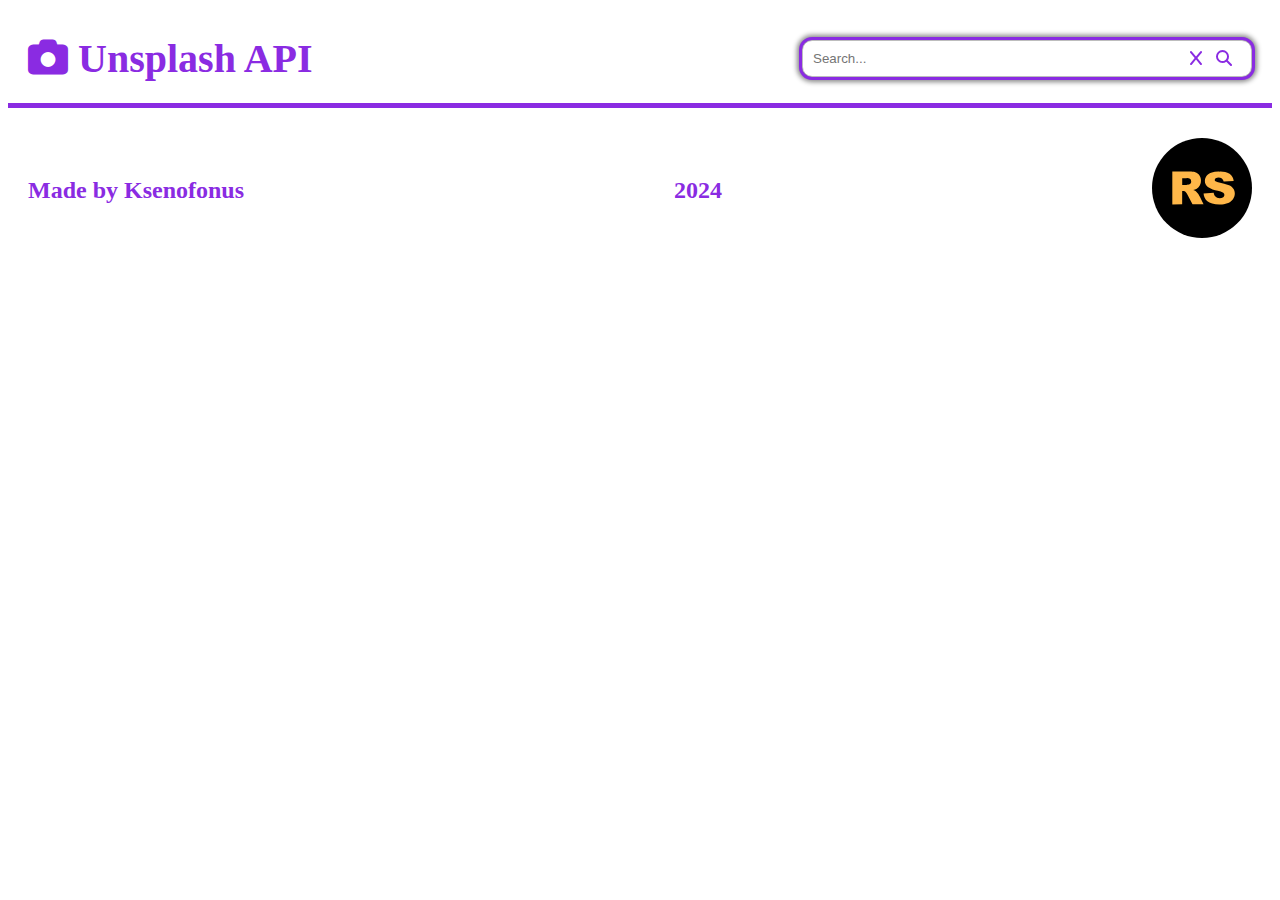
<file: image-gallery/index.html>
<!DOCTYPE html>
<html lang="en">
	<head>
		<meta charset="UTF-8" />
		<meta
			http-equiv="X-UA-Compatible"
			content="IE=edge" />
		<meta
			name="viewport"
			content="width=device-width, initial-scale=1.0" />
		<link
			rel="stylesheet"
			href="./css/index.min.css" />
		<title>Image gallery</title>
	</head>
	<body>
		<header class="header">
			<div class="wrapper">
				<div class="header-container">
					<h2 class="header_title"
						><i class="fa-solid fa-camera"></i> Unsplash API</h2
					>
					<div class="search">
						<input
							type="text"
							name="search"
							id="search_field"
							placeholder="Search..."
							autocomplete="off" />
						<i class="fa-solid fa-x search_clear"></i>
						<i class="fa-solid fa-magnifying-glass search_icon"></i>
					</div>
				</div>
			</div>
		</header>
		<main class="main">
			<div class="wrapper">
				<section class="image-wrapper"></section>
			</div>
		</main>
		<footer class="footer">
			<div class="wrapper">
				<div class="footer-container">
					<p class="author">
						Made by
						<a
							href="https://github.com/ksenofonus"
							class="author"
							>Ksenofonus</a
						>
					</p>
					<p class="year">2024</p>
					<a
						class="footer_logo"
						href="https://rs.school/courses/javascript-preschool-ru"
						><img
							src="./assets/image/rss-logo.svg"
							alt="rss-logo"
					/></a>
				</div>
			</div>
		</footer>
		<script src="./index.js" type="module"></script>
	</body>
</html>
</file>
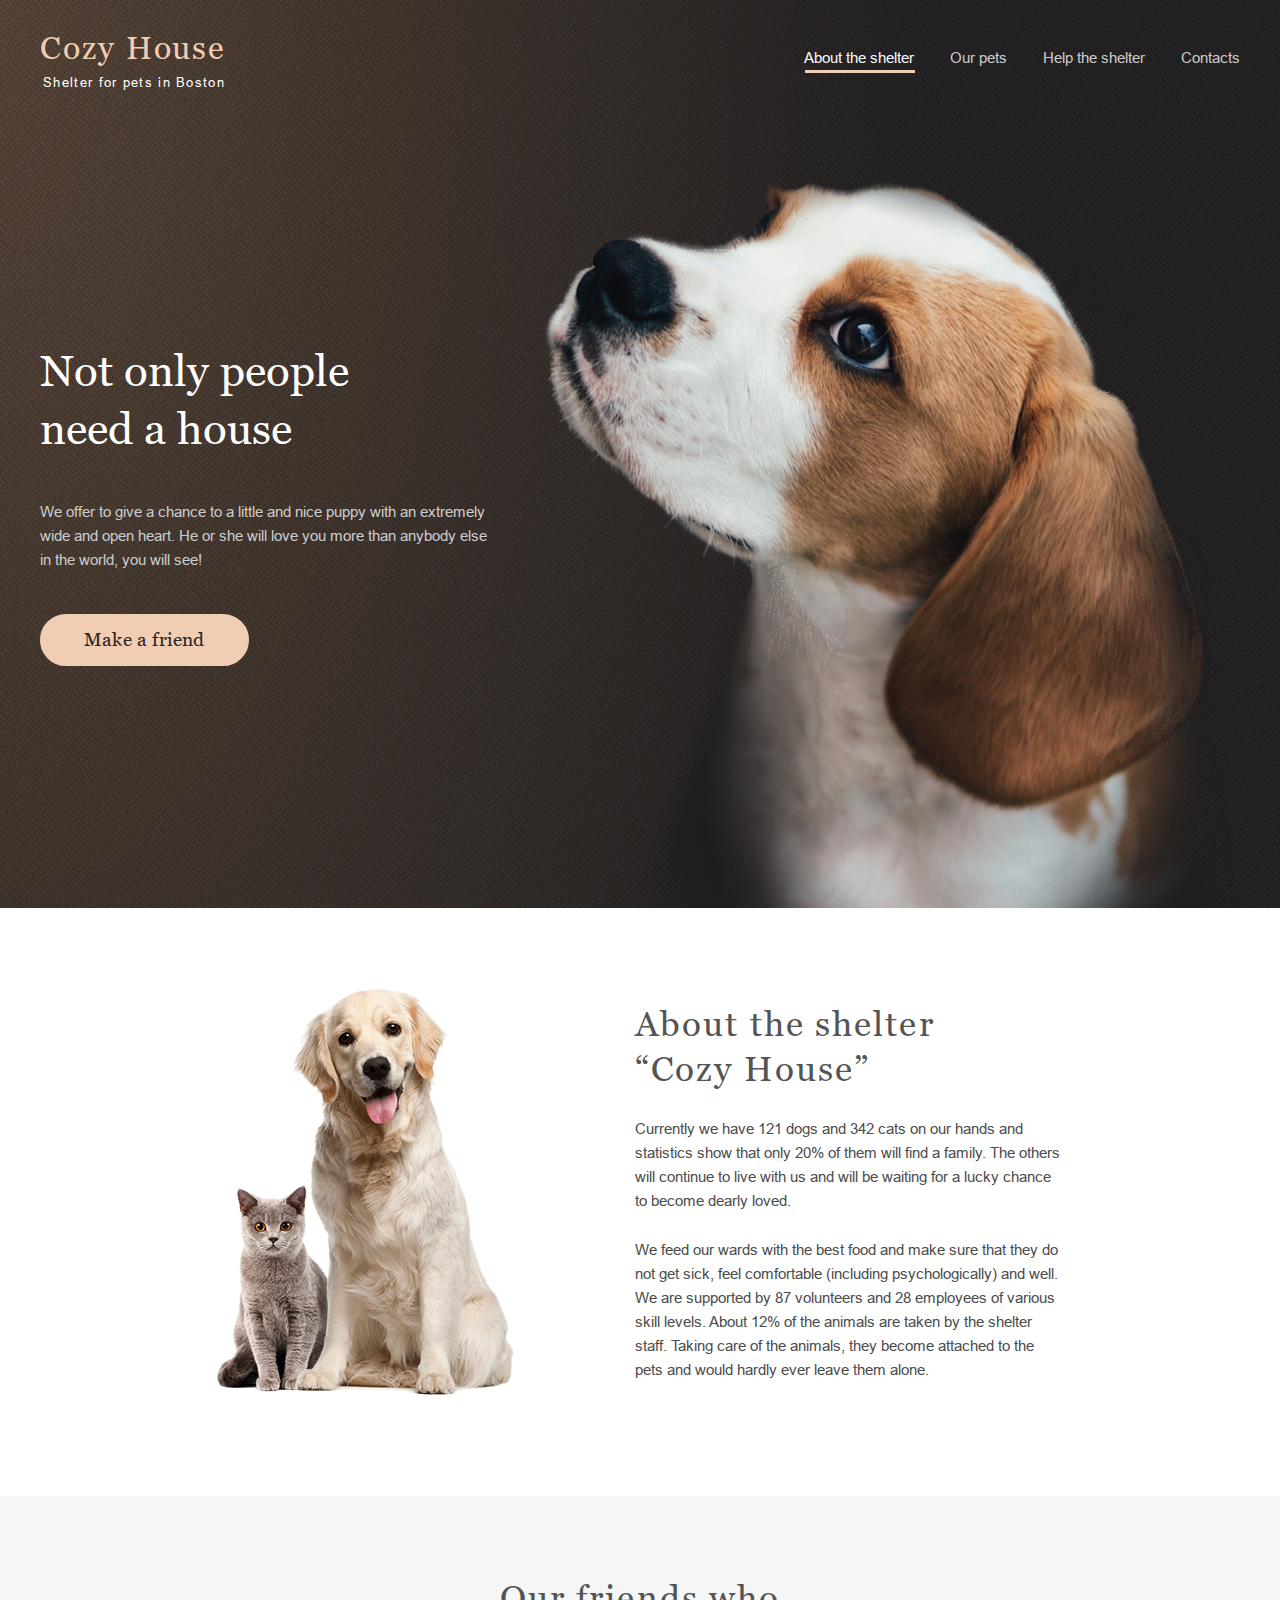
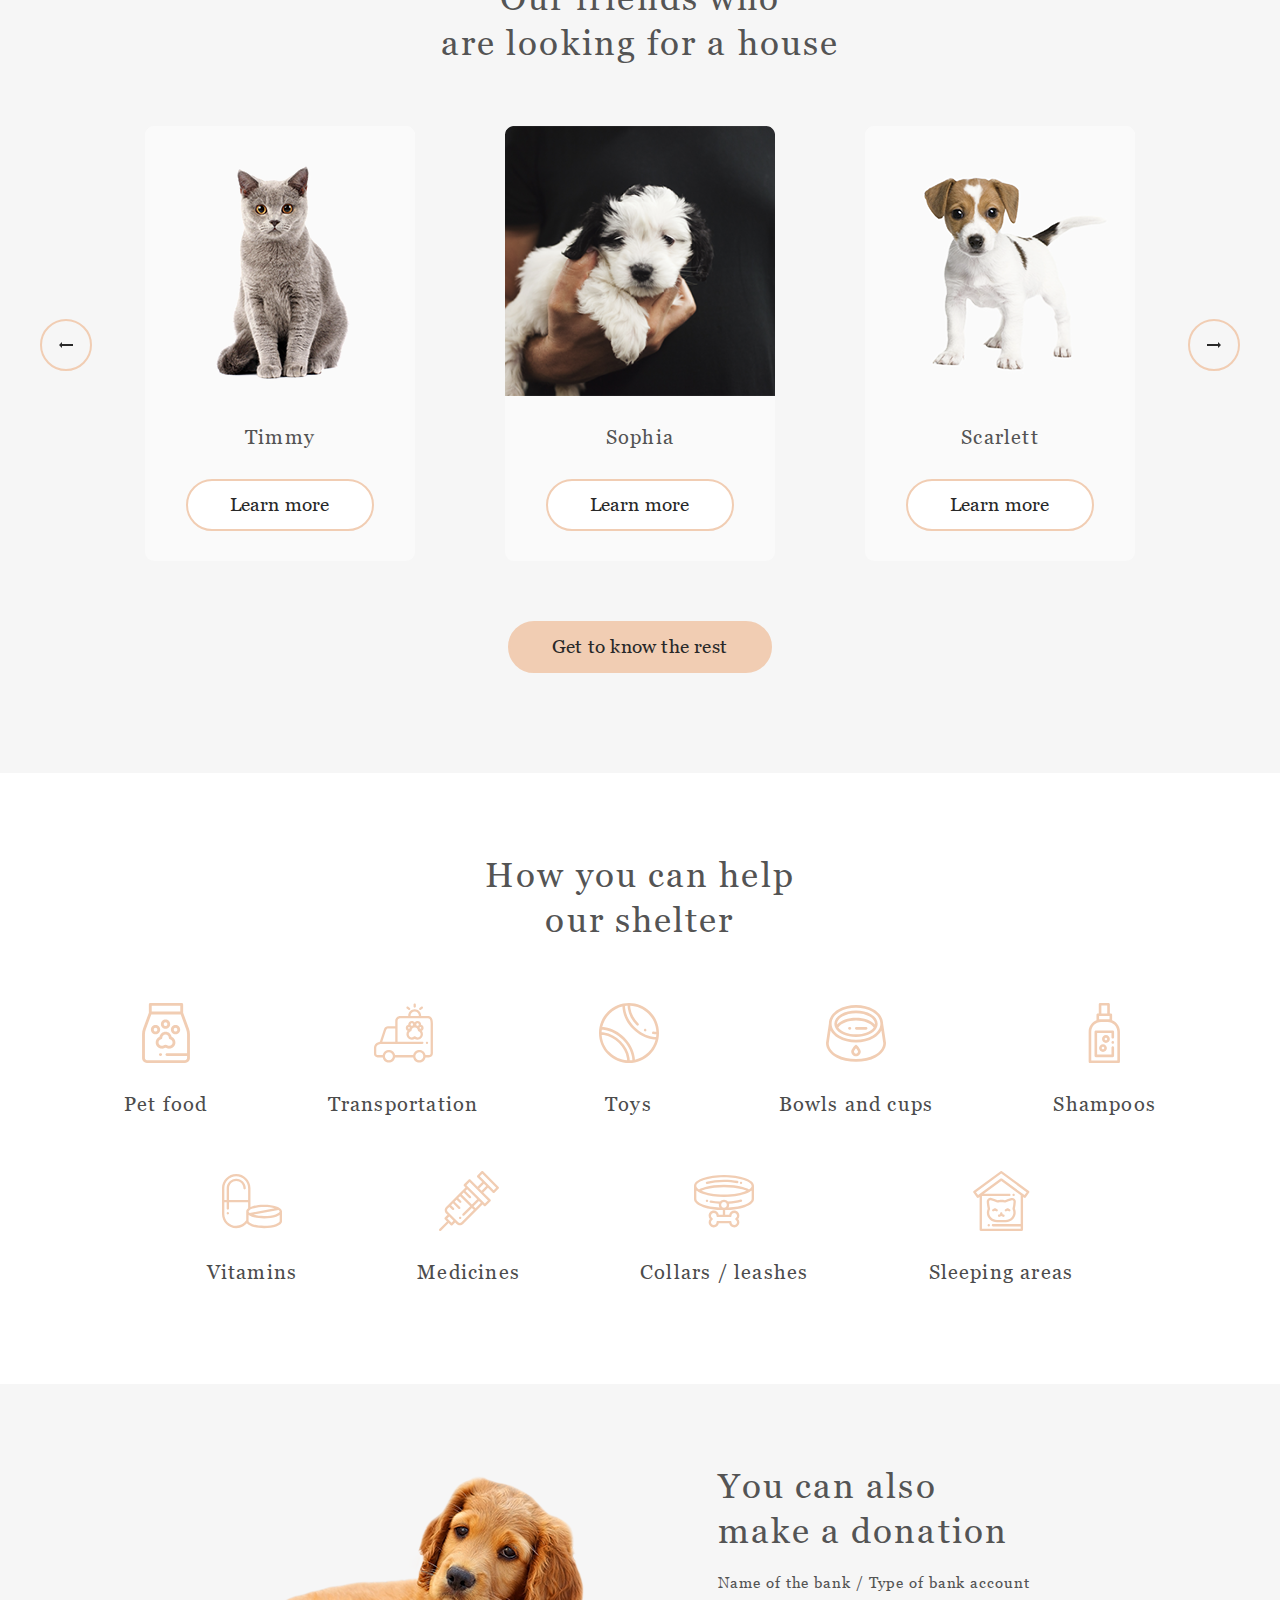
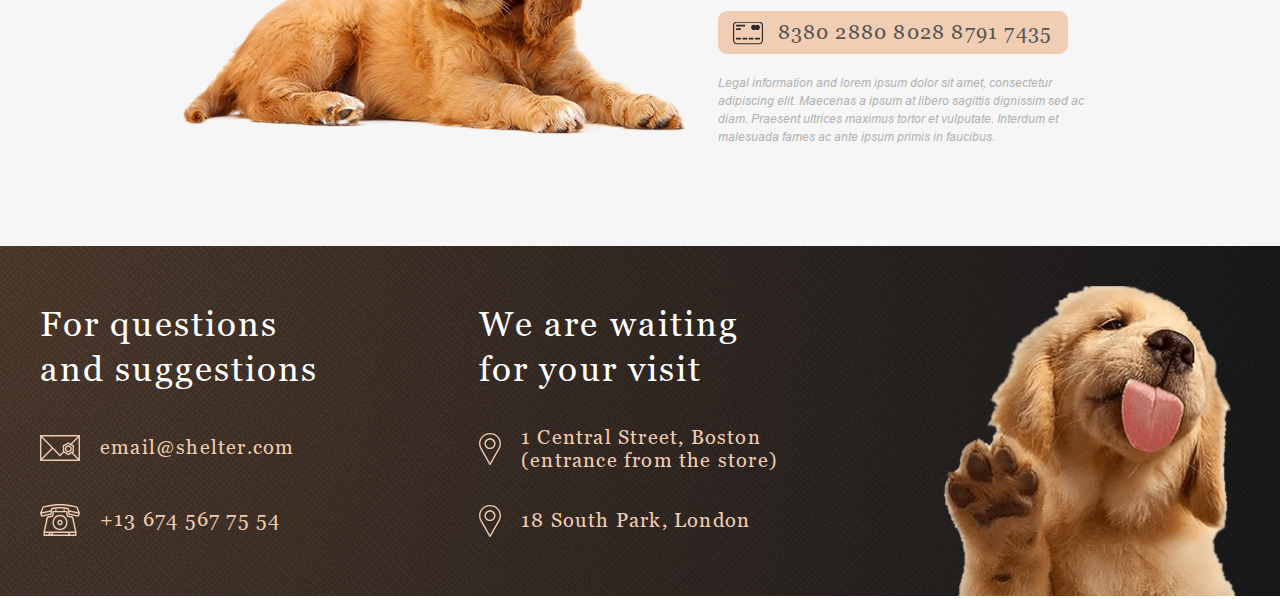
<file: shelter/index.html>
<!DOCTYPE html>
<html lang="en">
<head>
  <meta charset="UTF-8">
  <meta name="viewport" content="width=device-width, initial-scale=1.0">
  <link rel="stylesheet" href="css/index.min.css">
  <link rel="icon" type="image/png" href="assets/img/favicon/favicon.ico">
  <link rel="apple-touch-icon" sizes="180x180" href="assets/img/favicon/apple-touch-icon.png">
  <link rel="icon" type="image/png" sizes="32x32" href="assets/img/favicon/favicon-32x32.png">
  <link rel="icon" type="image/png" sizes="16x16" href="assets/img/favicon/favicon-16x16.png">
  <link rel="manifest" href="assets/img/favicon/site.webmanifest">
  <title>Shelter main page</title>
</head>
<body>
  <div class="container header-container">
    <div class="content-container">
      <header class="header">
        <div class="header-top">
          <h1>Shelter Cozy House</h1>
          <div class="logo">
            <a class="logo_title" href="javascript:void(0);">cozy house</a>
            <a class="logo_subtitle" href="javascript:void(0);"> Shelter for pets in Boston</a>
          </div>
          <div class="burger">
            <span class="burger_line"></span>
            <span class="burger_line"></span>
            <span class="burger_line"></span>
          </div>
          <nav class="header-nav">
            <ul class="header-nav_list">
              <li class="header-nav_item header-nav_item__inactive"><a href="javascript:void(0);" class="header-nav_link">About the shelter</a></li>
              <li class="header-nav_item"><a href="pets.html" class="header-nav_link">Our pets</a></li>
              <li class="header-nav_item"><a href="#help" class="header-nav_link">Help the shelter</a></li>
              <li class="header-nav_item"><a href="#contacts" class="header-nav_link">Contacts</a></li>
            </ul>
          </nav>
        </div>
        <section class="start">
          <div class="start_content">
            <h2 class="start_title">Not only people<br> need a house</h2>
            <p class="start_text">We offer to give a chance to a little and nice puppy with an extremely wide and open heart. He or she will love you more than anybody else in the world, you will see!</p>
            <a href="#friends" class="button button_primary">Make a friend</a>
          </div>
          <div class="start_img">
            <img src="assets/img/start-screen-puppy.png" alt="main-pets">
          </div>
        </section>
      </header>
    </div>
  </div>
  <main class="main">
    <div class="container about-container">
      <div class="content-container">
        <section class="main-section" id="about">
          <div class="about">
            <div class="about_img">
              <img src="assets/img/about-pets.png" alt="about">
            </div>
            <div class="section_content">
              <h3 class="section_title">About the shelter<br>“Cozy House”</h3>
              <p class="section_text">Currently we have 121 dogs and 342 cats on our hands and statistics show that only 20% of them will find a family. The others will continue to live with us and will be waiting for a lucky chance to become dearly loved.</p>
              <p class="section_text">We feed our wards with the best food and make sure that they do not get sick, feel comfortable (including psychologically) and well. We are supported by 87 volunteers and 28 employees of various skill levels. About 12% of the animals are taken by the shelter staff. Taking care of the animals, they become attached to the pets and would hardly ever leave them alone.</p>
            </div>
          </div>
        </section>
      </div>
    </div>
    <div class="container pets-container">
      <div class="content-container">
        <section class="main-section pets-section friends" id="friends">
          <h3 class="section-title">Our friends who<br> are looking for a house</h3>
          <div class="slider-container">
            <button class="button__circle arrow arrow__left">
              <svg width="14" height="6" viewBox="0 0 14 6" fill="none" xmlns="http://www.w3.org/2000/svg">
                <path d="M14 2V4H3V6L0 3L3 0V2H14Z" fill="#292929" />
              </svg>
            </button>
            <div class="slider">
              <div class="slider-wrapper">
                <div class="cards-wrapper cards-wrapper__prev"></div>
                <div class="cards-wrapper cards-wrapper__active"></div>
                <div class="cards-wrapper cards-wrapper__next"></div>
              </div>
            </div>
            <button class="button__circle arrow arrow__right">
              <svg width="14" height="6" viewBox="0 0 14 6" fill="none" xmlns="http://www.w3.org/2000/svg">
                <path d="M14 2V4H3V6L0 3L3 0V2H14Z" fill="#292929" />
              </svg>
            </button>
          </div>
          <a href="pets.html" class="button button_primary">Get to know the rest</a>
        </section>
      </div>
    </div>
    <div class="container help-container">
      <div class="content-container">
        <section class="main-section help" id="help">
          <h3 class="section-title">How you can help<br>our shelter</h3>
          <div class="help-content">
            <ul class="help_list">
              <li class="help_item">
                <svg class="help_icon">
                  <use xlink:href="assets/img/icons/sprite-help.svg#icon-pet-food"></use>
                </svg>
                <span class="help_item-title">Pet food</span>
              </li>
              <li class="help_item">
                <svg class="help_icon">
                  <use xlink:href="assets/img/icons/sprite-help.svg#icon-transportation"></use>
                </svg>
                <span class="help_item-title">Transportation</span>
              </li>
              <li class="help_item">
                <svg class="help_icon">
                  <use xlink:href="assets/img/icons/sprite-help.svg#icon-toys"></use>
                </svg>
                <span class="help_item-title">Toys</span>
              </li>
              <li class="help_item">
                <svg class="help_icon">
                  <use xlink:href="assets/img/icons/sprite-help.svg#icon-bowls-and-cups"></use>
                </svg>
                <span class="help_item-title">Bowls and cups</span>
              </li>
              <li class="help_item">
                <svg class="help_icon">
                  <use xlink:href="assets/img/icons/sprite-help.svg#icon-shampoos"></use>
                </svg>
                <span class="help_item-title">Shampoos</span>
              </li>
              <li class="help_item">
                <svg class="help_icon">
                  <use xlink:href="assets/img/icons/sprite-help.svg#icon-vitamins"></use>
                </svg>
                <span class="help_item-title">Vitamins</span>
              </li>
              <li class="help_item">
                <svg class="help_icon">
                  <use xlink:href="assets/img/icons/sprite-help.svg#icon-medicines"></use>
                </svg>
                <span class="help_item-title">Medicines</span>
              </li>
              <li class="help_item">
                <svg class="help_icon">
                  <use xlink:href="assets/img/icons/sprite-help.svg#icon-collars-leashes"></use>
                </svg>
                <span class="help_item-title">Collars / leashes</span>
              </li>
              <li class="help_item">
                <svg class="help_icon">
                  <use xlink:href="assets/img/icons/sprite-help.svg#icon-sleeping-area"></use>
                </svg>
                <span class="help_item-title">Sleeping areas</span>
              </li>
            </ul> 
          </div>
        </section>
      </div>
    </div>
    <div class="container donation-container">
      <div class="content-container">  
        <section class="main-section">
          <div class="donation">
            <div class="donation_img">
              <img src="assets/img/donation-dog.png" alt="donation-dog">
            </div>
            <div class="section_content">
              <h3 class="section_title">You can also<br> make a donation</h3>
              <h5 class="section_text">Name of the bank / Type of bank account</h5>
              <a class="card-number" href="javascript:void(0);">8380 2880 8028 8791 7435</a>
              
              <p class="section_text notes">Legal information and lorem ipsum dolor sit amet, consectetur adipiscing elit. Maecenas a ipsum at libero sagittis dignissim sed ac diam. Praesent ultrices maximus tortor et vulputate. Interdum et malesuada fames ac ante ipsum primis in faucibus.</p>
            </div>
          </div>
        </section>
      </div>
    </div>
  </main>
  <div class="container footer-container">
    <div class="content-container">
      <footer id="contacts" class="footer">
        <div class="contacts-container">
          <div class="contacts">
            <h3 class="footer_title">For questions and suggestions</h3>
            <div class="contact-wrapper">
              <div class="contacts_item">
                <div class="contacts_icon"><svg>
                <use xlink:href="assets/img/icons/sprite-contacts.svg#icon-email" y="0"></use>
                </svg></div>
                <a class="contacts_item" href="mailto:email@shelter.com">email@shelter.com</a></div>
              <div class="contacts_item">
                <div class="contacts_icon"><svg>
                  <use xlink:href="assets/img/icons/sprite-contacts.svg#icon-phone" y="0"></use>
                </svg></div>
                <a class="contacts_item" href="tel:+136745677554">+13 674 567 75 54</a>
              </div>
            </div>
          </div>
          <div class="contacts address">
            <h3 class="footer_title">We are waiting for your visit</h3>
            <div class="contact-wrapper">
              <div class="contacts_item">
                <div class="contacts_icon">
                <svg>
                  <use xlink:href="assets/img/icons/sprite-contacts.svg#icon-marker" ></use>
                </svg>
              </div>
              <a class="contacts_item" href="https://www.google.com/maps/place/42%C2%B019'20.3%22N+71%C2%B006'35.0%22W/@42.322301,-71.1110175,18z/data=!3m1!4b1!4m13!1m8!3m7!1s0x89e37931320dbc11:0x1afedefc225456fa!2zQ2VudHJlIFN0LCBNYXNzYWNodXNldHRzLCDQodCo0JA!3b1!8m2!3d42.3220204!4d-71.1098548!16s%2Fg%2F1tlwb2hk!3m3!8m2!3d42.322299!4d-71.10973?entry=ttu" target="_blank">1 Central Street, Boston<br> (entrance from the store)</a></div>
              <div class="contacts_item">
                <div class="contacts_icon"><svg class="contacts_icon">
                  <use xlink:href="assets/img/icons/sprite-contacts.svg#icon-marker"></use>
                </svg></div>
                <a class="contacts_item" href="https://www.google.com/maps/place/51%C2%B028'03.9%22N+0%C2%B011'45.4%22W/@51.4677572,-0.2008039,17z/data=!3m1!4b1!4m13!1m8!3m7!1s0x48760f7e93a08c91:0xcc61ecebfc90fe12!2zUyBQYXJrIE1ld3MsIExvbmRvbiwg0JLQtdC70LjQutC-0LHRgNC40YLQsNC90LjRjw!3b1!8m2!3d51.4689723!4d-0.1919!16s%2Fg%2F1tglygb_!3m3!8m2!3d51.467754!4d-0.195933?authuser=0&entry=ttu" target="_blank">18 South Park, London </a>
              </div>
            </div>
          </div>
        </div>
        <div class="footer-img">
          <img src="assets/img/footer-puppy.png" alt="puppy">
        </div>
      </footer>
    </div>
  </div>
  <script src="./index.js"></script>
  <script src="./main.js" type="module"></script>
</body>
</html>
</file>
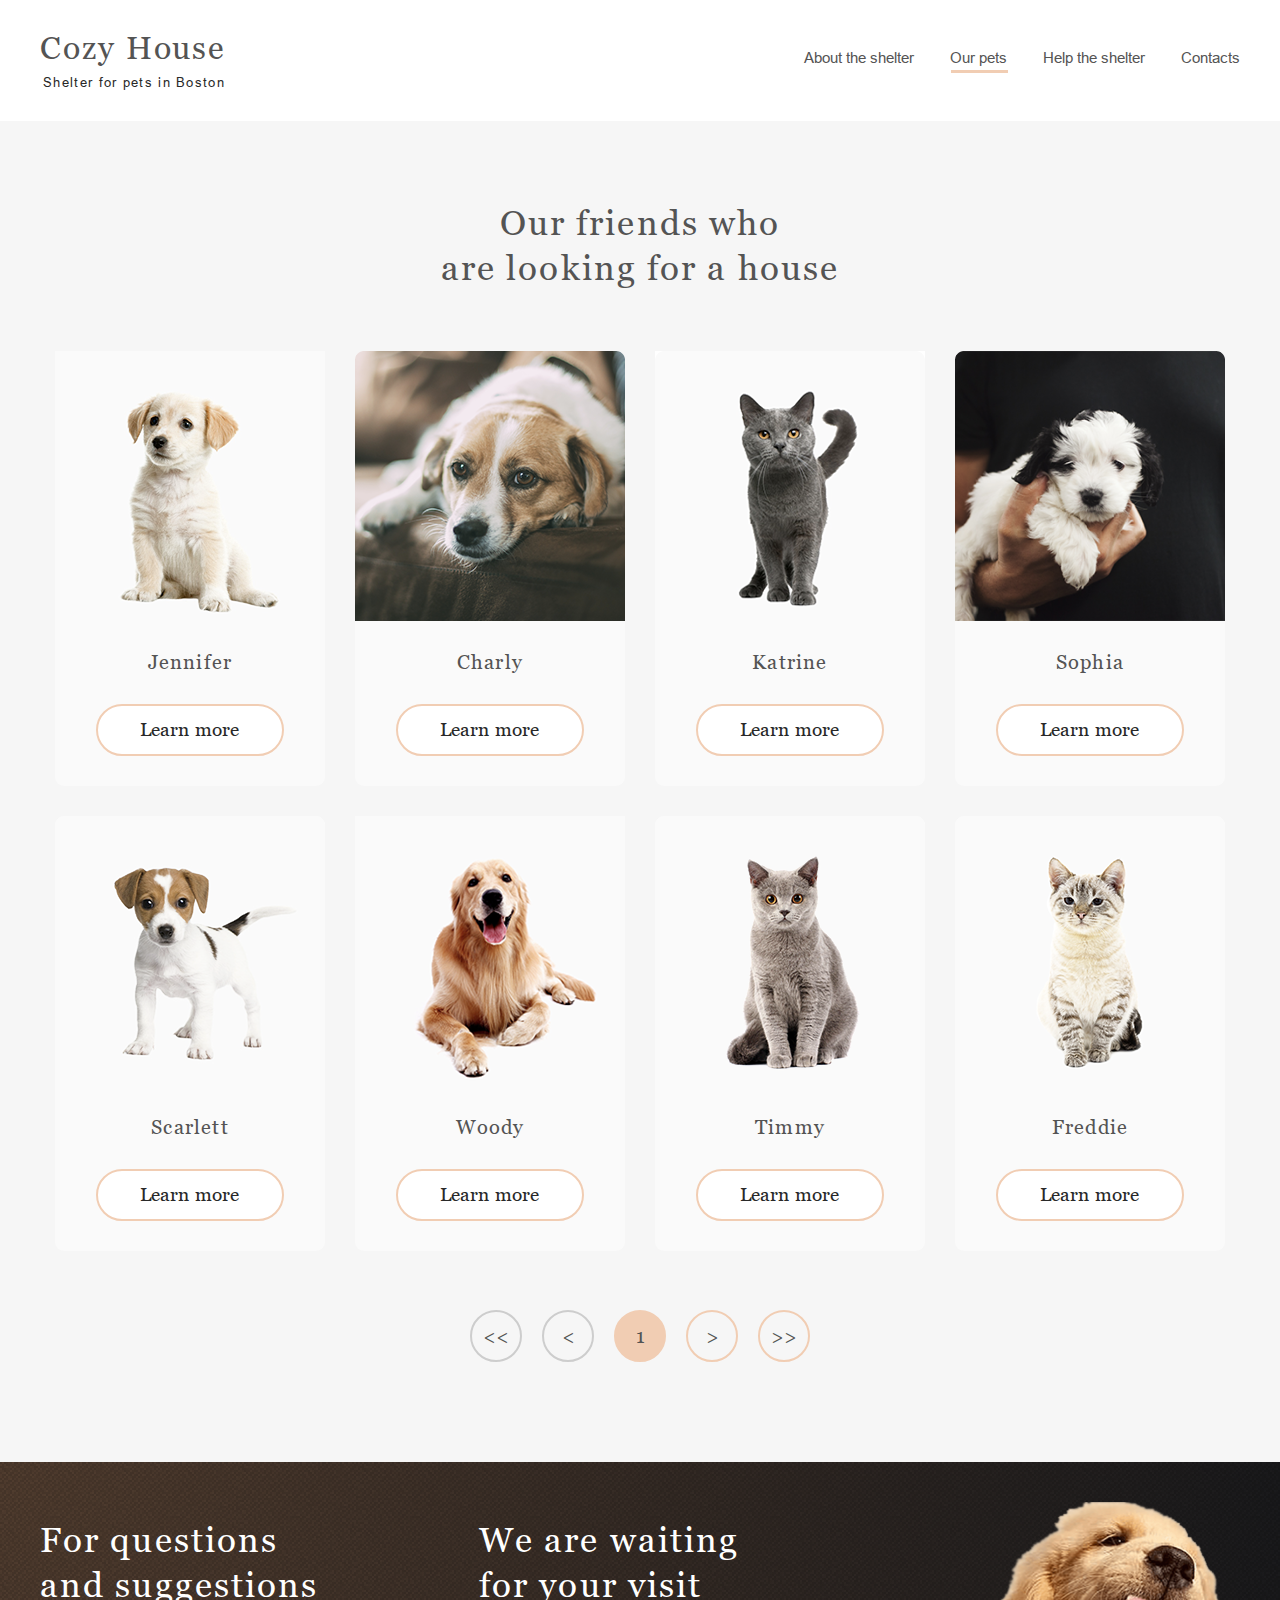
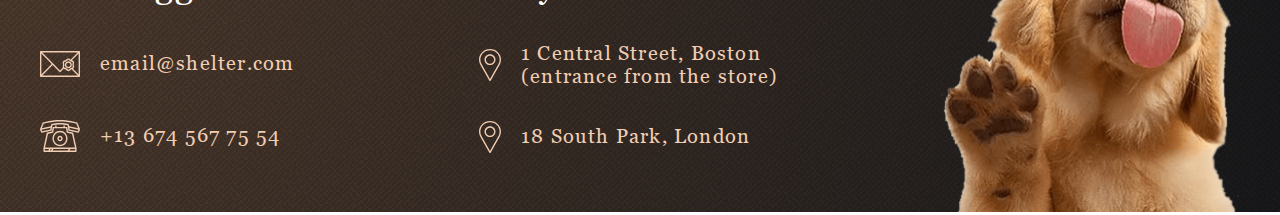
<file: shelter/pets.html>
<!DOCTYPE html>
<html lang="en">
<head>
  <meta charset="UTF-8">
  <meta name="viewport" content="width=device-width, initial-scale=1.0">
  <link rel="stylesheet" href="css/index.min.css">
  <link rel="icon" type="image/png" href="assets/img/favicon/favicon.ico">
  <link rel="apple-touch-icon" sizes="180x180" href="assets/img/favicon/apple-touch-icon.png">
  <link rel="icon" type="image/png" sizes="32x32" href="assets/img/favicon/favicon-32x32.png">
  <link rel="icon" type="image/png" sizes="16x16" href="assets/img/favicon/favicon-16x16.png">
  <link rel="manifest" href="assets/img/favicon/site.webmanifest">
  <title>Shelter our pets</title>
</head>
<body>
  <div class="container header-container header-container-pets">
    <div class="content-container">
      <header class="header">
        <div class="header-top">
          <h1>Shelter Cozy House</h1>
          <div class="logo">
            <a class="logo_title" href="index.html">cozy house</a>
            <a class="logo_subtitle" href="index.html">Shelter for pets in Boston</a>
          </div>
          <div class="burger burger__black">
            <span class="burger_line"></span>
            <span class="burger_line"></span>
            <span class="burger_line"></span>
          </div>
          <nav class="header-nav">
            <ul class="header-nav_list">
              <li class="header-nav_item"><a href="index.html" class="header-nav_link">About the shelter</a></li>
              <li class="header-nav_item header-nav_item__inactive"><a href="javascript:void(0);" class="header-nav_link">Our pets</a></li>
              <li class="header-nav_item"><a href="index.html#help" class="header-nav_link">Help the shelter</a></li>
              <li class="header-nav_item"><a href="#contacts" class="header-nav_link">Contacts</a></li>
            </ul>
          </nav>
        </div>
      </header>
    </div>
  </div>
  <main>
    <div class="container pets-container">
      <div class="content-container">
        <section class="main-section pets-section">
          <h3 class="section-title">Our friends who<br>
            are looking for a house</h3>
          <div class="pets_wrapper">
            <div class="pets_menu-wrapper">
              <div class="pets_menu">
              </div>
            </div>
            <div class="pets_pagination">
              <button class="button__circle button_start button__circle-inactive" disabled>&lt;&lt;</button>
              <button class="button__circle button_prev button__circle-inactive" disabled>&lt;</button>
              <button class="button__circle button_page button__circle-active">1</button>
              <button class="button__circle button_next">&gt;</button>
              <button class="button__circle button_end">&gt;&gt;</button>
            </div>
          </div>
        </section>
      </div>
    </div>
  </main>
  <div class="container footer-container">
    <div class="content-container">
      <footer id="contacts" class="footer">
        <div class="contacts-container">
          <div class="contacts">
            <h3 class="footer_title">For questions and suggestions</h3>
            <div class="contact-wrapper">
              <div class="contacts_item">
                <div class="contacts_icon"><svg>
                <use xlink:href="assets/img/icons/sprite-contacts.svg#icon-email" y="0"></use>
                </svg></div>
                <a class="contacts_item" href="mailto:email@shelter.com">email@shelter.com</a></div>
              <div class="contacts_item">
                <div class="contacts_icon"><svg>
                  <use xlink:href="assets/img/icons/sprite-contacts.svg#icon-phone" y="0"></use>
                </svg></div>
                <a class="contacts_item" href="tel:+136745677554">+13 674 567 75 54</a>
              </div>
            </div>
          </div>
          <div class="contacts address">
            <h3 class="footer_title">We are waiting for your visit</h3>
            <div class="contact-wrapper">
              <div class="contacts_item">
                <div class="contacts_icon">
                <svg>
                  <use xlink:href="assets/img/icons/sprite-contacts.svg#icon-marker" ></use>
                </svg>
              </div>
              <a class="contacts_item" href="https://www.google.com/maps/place/42%C2%B019'20.3%22N+71%C2%B006'35.0%22W/@42.322301,-71.1110175,18z/data=!3m1!4b1!4m13!1m8!3m7!1s0x89e37931320dbc11:0x1afedefc225456fa!2zQ2VudHJlIFN0LCBNYXNzYWNodXNldHRzLCDQodCo0JA!3b1!8m2!3d42.3220204!4d-71.1098548!16s%2Fg%2F1tlwb2hk!3m3!8m2!3d42.322299!4d-71.10973?entry=ttu" target="_blank">1 Central Street, Boston<br> (entrance from the store)</a></div>
              <div class="contacts_item">
                <div class="contacts_icon"><svg class="contacts_icon">
                  <use xlink:href="assets/img/icons/sprite-contacts.svg#icon-marker"></use>
                </svg></div>
                <a class="contacts_item" href="https://www.google.com/maps/place/51%C2%B028'03.9%22N+0%C2%B011'45.4%22W/@51.4677572,-0.2008039,17z/data=!3m1!4b1!4m13!1m8!3m7!1s0x48760f7e93a08c91:0xcc61ecebfc90fe12!2zUyBQYXJrIE1ld3MsIExvbmRvbiwg0JLQtdC70LjQutC-0LHRgNC40YLQsNC90LjRjw!3b1!8m2!3d51.4689723!4d-0.1919!16s%2Fg%2F1tglygb_!3m3!8m2!3d51.467754!4d-0.195933?authuser=0&entry=ttu" target="_blank">18 South Park, London </a>
              </div>
            </div>
          </div>
        </div>
        <div class="footer-img">
          <img src="assets/img/footer-puppy.png" alt="puppy">
        </div>
      </footer>
    </div>
  </div>
  <script src="./index.js"></script>
  <script src="./petspage.js" type="module"></script>
</body>
</html>
</file>
<file: image-gallery/css/index.min.css>
﻿*,*::before,*::after{box-sizing:border-box}body{color:#8a2be2}.wrapper{max-width:1280px;margin:0 auto;height:100%;padding:0 20px}.footer{max-width:100vw;min-height:120px;padding-top:20px}.footer p{font-weight:bold;font-size:24px}.footer-container{display:flex;justify-content:space-between;align-items:center}.footer-container>a{text-decoration:none;transition:all .5s ease;color:#8a2be2}.footer_logo img{width:100px}.author>a{text-decoration:none;color:#8a2be2}.header{max-width:100vw;height:100px;position:relative}.header-container{display:flex;width:100%;height:100%;justify-content:space-between;align-items:center}.header::after{display:block;content:"";height:5px;width:100%;background-color:#8a2be2;position:absolute;bottom:0;left:0}.header_title{color:#8a2be2;font-size:40px;margin-right:auto}.search{position:relative;width:450px}.search_icon{position:absolute;right:20px;top:50%;transform:translateY(-50%);cursor:pointer}.search_clear{position:absolute;right:50px;top:50%;transform:translateY(-50%)}.search_clear__active{cursor:pointer}#search_field{outline:none;width:100%;padding:10px 10px;border:1px solid #bdbdbd;border-radius:10px}#search_field:focus{outline:3px solid #8a2be2;box-shadow:0 0 5px 5px #888}.image-wrapper{width:100%;height:100%;display:flex;flex-wrap:wrap;justify-content:center;margin-top:10px;gap:25px}.card{width:390px;height:280px;cursor:pointer;overflow:hidden}.card>img{display:block;width:calc(100% + 50px);height:calc(100% + 50px);object-fit:cover;object-position:center;transform:translate(-25px, -25px);transition:all .5s linear}.card>img:hover{width:100%;height:100%;transform:translate(0)}/*!
 * Font Awesome Free 6.5.2 by @fontawesome - https://fontawesome.com
 * License - https://fontawesome.com/license/free (Icons: CC BY 4.0, Fonts: SIL OFL 1.1, Code: MIT License)
 * Copyright 2024 Fonticons, Inc.
 */.fa{font-family:var(--fa-style-family, "Font Awesome 6 Free");font-weight:var(--fa-style, 900)}.fa,.fa-classic,.fa-sharp,.fas,.fa-solid,.far,.fa-regular,.fab,.fa-brands{-moz-osx-font-smoothing:grayscale;-webkit-font-smoothing:antialiased;display:var(--fa-display, inline-block);font-style:normal;font-variant:normal;line-height:1;text-rendering:auto}.fas,.fa-classic,.fa-solid,.far,.fa-regular{font-family:"Font Awesome 6 Free"}.fab,.fa-brands{font-family:"Font Awesome 6 Brands"}.fa-1x{font-size:1em}.fa-2x{font-size:2em}.fa-3x{font-size:3em}.fa-4x{font-size:4em}.fa-5x{font-size:5em}.fa-6x{font-size:6em}.fa-7x{font-size:7em}.fa-8x{font-size:8em}.fa-9x{font-size:9em}.fa-10x{font-size:10em}.fa-2xs{font-size:.625em;line-height:.1em;vertical-align:.225em}.fa-xs{font-size:.75em;line-height:.0833333337em;vertical-align:.125em}.fa-sm{font-size:.875em;line-height:.0714285718em;vertical-align:.0535714295em}.fa-lg{font-size:1.25em;line-height:.05em;vertical-align:-.075em}.fa-xl{font-size:1.5em;line-height:.0416666682em;vertical-align:-0.125em}.fa-2xl{font-size:2em;line-height:.03125em;vertical-align:-0.1875em}.fa-fw{text-align:center;width:1.25em}.fa-ul{list-style-type:none;margin-left:var(--fa-li-margin, 2.5em);padding-left:0}.fa-ul>li{position:relative}.fa-li{left:calc(var(--fa-li-width, 2em)*-1);position:absolute;text-align:center;width:var(--fa-li-width, 2em);line-height:inherit}.fa-border{border-color:var(--fa-border-color, #eee);border-radius:var(--fa-border-radius, 0.1em);border-style:var(--fa-border-style, solid);border-width:var(--fa-border-width, 0.08em);padding:var(--fa-border-padding, 0.2em 0.25em 0.15em)}.fa-pull-left{float:left;margin-right:var(--fa-pull-margin, 0.3em)}.fa-pull-right{float:right;margin-left:var(--fa-pull-margin, 0.3em)}.fa-beat{animation-name:fa-beat;animation-delay:var(--fa-animation-delay, 0s);animation-direction:var(--fa-animation-direction, normal);animation-duration:var(--fa-animation-duration, 1s);animation-iteration-count:var(--fa-animation-iteration-count, infinite);animation-timing-function:var(--fa-animation-timing, ease-in-out)}.fa-bounce{animation-name:fa-bounce;animation-delay:var(--fa-animation-delay, 0s);animation-direction:var(--fa-animation-direction, normal);animation-duration:var(--fa-animation-duration, 1s);animation-iteration-count:var(--fa-animation-iteration-count, infinite);animation-timing-function:var(--fa-animation-timing, cubic-bezier(0.28, 0.84, 0.42, 1))}.fa-fade{animation-name:fa-fade;animation-delay:var(--fa-animation-delay, 0s);animation-direction:var(--fa-animation-direction, normal);animation-duration:var(--fa-animation-duration, 1s);animation-iteration-count:var(--fa-animation-iteration-count, infinite);animation-timing-function:var(--fa-animation-timing, cubic-bezier(0.4, 0, 0.6, 1))}.fa-beat-fade{animation-name:fa-beat-fade;animation-delay:var(--fa-animation-delay, 0s);animation-direction:var(--fa-animation-direction, normal);animation-duration:var(--fa-animation-duration, 1s);animation-iteration-count:var(--fa-animation-iteration-count, infinite);animation-timing-function:var(--fa-animation-timing, cubic-bezier(0.4, 0, 0.6, 1))}.fa-flip{animation-name:fa-flip;animation-delay:var(--fa-animation-delay, 0s);animation-direction:var(--fa-animation-direction, normal);animation-duration:var(--fa-animation-duration, 1s);animation-iteration-count:var(--fa-animation-iteration-count, infinite);animation-timing-function:var(--fa-animation-timing, ease-in-out)}.fa-shake{animation-name:fa-shake;animation-delay:var(--fa-animation-delay, 0s);animation-direction:var(--fa-animation-direction, normal);animation-duration:var(--fa-animation-duration, 1s);animation-iteration-count:var(--fa-animation-iteration-count, infinite);animation-timing-function:var(--fa-animation-timing, linear)}.fa-spin{animation-name:fa-spin;animation-delay:var(--fa-animation-delay, 0s);animation-direction:var(--fa-animation-direction, normal);animation-duration:var(--fa-animation-duration, 2s);animation-iteration-count:var(--fa-animation-iteration-count, infinite);animation-timing-function:var(--fa-animation-timing, linear)}.fa-spin-reverse{--fa-animation-direction: reverse}.fa-pulse,.fa-spin-pulse{animation-name:fa-spin;animation-direction:var(--fa-animation-direction, normal);animation-duration:var(--fa-animation-duration, 1s);animation-iteration-count:var(--fa-animation-iteration-count, infinite);animation-timing-function:var(--fa-animation-timing, steps(8))}@media(prefers-reduced-motion: reduce){.fa-beat,.fa-bounce,.fa-fade,.fa-beat-fade,.fa-flip,.fa-pulse,.fa-shake,.fa-spin,.fa-spin-pulse{animation-delay:-1ms;animation-duration:1ms;animation-iteration-count:1;transition-delay:0s;transition-duration:0s}}@keyframes fa-beat{0%,90%{transform:scale(1)}45%{transform:scale(var(--fa-beat-scale, 1.25))}}@keyframes fa-bounce{0%{transform:scale(1, 1) translateY(0)}10%{transform:scale(var(--fa-bounce-start-scale-x, 1.1), var(--fa-bounce-start-scale-y, 0.9)) translateY(0)}30%{transform:scale(var(--fa-bounce-jump-scale-x, 0.9), var(--fa-bounce-jump-scale-y, 1.1)) translateY(var(--fa-bounce-height, -0.5em))}50%{transform:scale(var(--fa-bounce-land-scale-x, 1.05), var(--fa-bounce-land-scale-y, 0.95)) translateY(0)}57%{transform:scale(1, 1) translateY(var(--fa-bounce-rebound, -0.125em))}64%{transform:scale(1, 1) translateY(0)}100%{transform:scale(1, 1) translateY(0)}}@keyframes fa-fade{50%{opacity:var(--fa-fade-opacity, 0.4)}}@keyframes fa-beat-fade{0%,100%{opacity:var(--fa-beat-fade-opacity, 0.4);transform:scale(1)}50%{opacity:1;transform:scale(var(--fa-beat-fade-scale, 1.125))}}@keyframes fa-flip{50%{transform:rotate3d(var(--fa-flip-x, 0), var(--fa-flip-y, 1), var(--fa-flip-z, 0), var(--fa-flip-angle, -180deg))}}@keyframes fa-shake{0%{transform:rotate(-15deg)}4%{transform:rotate(15deg)}8%,24%{transform:rotate(-18deg)}12%,28%{transform:rotate(18deg)}16%{transform:rotate(-22deg)}20%{transform:rotate(22deg)}32%{transform:rotate(-12deg)}36%{transform:rotate(12deg)}40%,100%{transform:rotate(0deg)}}@keyframes fa-spin{0%{transform:rotate(0deg)}100%{transform:rotate(360deg)}}.fa-rotate-90{transform:rotate(90deg)}.fa-rotate-180{transform:rotate(180deg)}.fa-rotate-270{transform:rotate(270deg)}.fa-flip-horizontal{transform:scale(-1, 1)}.fa-flip-vertical{transform:scale(1, -1)}.fa-flip-both,.fa-flip-horizontal.fa-flip-vertical{transform:scale(-1, -1)}.fa-rotate-by{transform:rotate(var(--fa-rotate-angle, 0))}.fa-stack{display:inline-block;height:2em;line-height:2em;position:relative;vertical-align:middle;width:2.5em}.fa-stack-1x,.fa-stack-2x{left:0;position:absolute;text-align:center;width:100%;z-index:var(--fa-stack-z-index, auto)}.fa-stack-1x{line-height:inherit}.fa-stack-2x{font-size:2em}.fa-inverse{color:var(--fa-inverse, #fff)}.fa-0::before{content:"\30 "}.fa-1::before{content:"\31 "}.fa-2::before{content:"\32 "}.fa-3::before{content:"\33 "}.fa-4::before{content:"\34 "}.fa-5::before{content:"\35 "}.fa-6::before{content:"\36 "}.fa-7::before{content:"\37 "}.fa-8::before{content:"\38 "}.fa-9::before{content:"\39 "}.fa-fill-drip::before{content:""}.fa-arrows-to-circle::before{content:""}.fa-circle-chevron-right::before{content:""}.fa-chevron-circle-right::before{content:""}.fa-at::before{content:"\@"}.fa-trash-can::before{content:""}.fa-trash-alt::before{content:""}.fa-text-height::before{content:""}.fa-user-xmark::before{content:""}.fa-user-times::before{content:""}.fa-stethoscope::before{content:""}.fa-message::before{content:""}.fa-comment-alt::before{content:""}.fa-info::before{content:""}.fa-down-left-and-up-right-to-center::before{content:""}.fa-compress-alt::before{content:""}.fa-explosion::before{content:""}.fa-file-lines::before{content:""}.fa-file-alt::before{content:""}.fa-file-text::before{content:""}.fa-wave-square::before{content:""}.fa-ring::before{content:""}.fa-building-un::before{content:""}.fa-dice-three::before{content:""}.fa-calendar-days::before{content:""}.fa-calendar-alt::before{content:""}.fa-anchor-circle-check::before{content:""}.fa-building-circle-arrow-right::before{content:""}.fa-volleyball::before{content:""}.fa-volleyball-ball::before{content:""}.fa-arrows-up-to-line::before{content:""}.fa-sort-down::before{content:""}.fa-sort-desc::before{content:""}.fa-circle-minus::before{content:""}.fa-minus-circle::before{content:""}.fa-door-open::before{content:""}.fa-right-from-bracket::before{content:""}.fa-sign-out-alt::before{content:""}.fa-atom::before{content:""}.fa-soap::before{content:""}.fa-icons::before{content:""}.fa-heart-music-camera-bolt::before{content:""}.fa-microphone-lines-slash::before{content:""}.fa-microphone-alt-slash::before{content:""}.fa-bridge-circle-check::before{content:""}.fa-pump-medical::before{content:""}.fa-fingerprint::before{content:""}.fa-hand-point-right::before{content:""}.fa-magnifying-glass-location::before{content:""}.fa-search-location::before{content:""}.fa-forward-step::before{content:""}.fa-step-forward::before{content:""}.fa-face-smile-beam::before{content:""}.fa-smile-beam::before{content:""}.fa-flag-checkered::before{content:""}.fa-football::before{content:""}.fa-football-ball::before{content:""}.fa-school-circle-exclamation::before{content:""}.fa-crop::before{content:""}.fa-angles-down::before{content:""}.fa-angle-double-down::before{content:""}.fa-users-rectangle::before{content:""}.fa-people-roof::before{content:""}.fa-people-line::before{content:""}.fa-beer-mug-empty::before{content:""}.fa-beer::before{content:""}.fa-diagram-predecessor::before{content:""}.fa-arrow-up-long::before{content:""}.fa-long-arrow-up::before{content:""}.fa-fire-flame-simple::before{content:""}.fa-burn::before{content:""}.fa-person::before{content:""}.fa-male::before{content:""}.fa-laptop::before{content:""}.fa-file-csv::before{content:""}.fa-menorah::before{content:""}.fa-truck-plane::before{content:""}.fa-record-vinyl::before{content:""}.fa-face-grin-stars::before{content:""}.fa-grin-stars::before{content:""}.fa-bong::before{content:""}.fa-spaghetti-monster-flying::before{content:""}.fa-pastafarianism::before{content:""}.fa-arrow-down-up-across-line::before{content:""}.fa-spoon::before{content:""}.fa-utensil-spoon::before{content:""}.fa-jar-wheat::before{content:""}.fa-envelopes-bulk::before{content:""}.fa-mail-bulk::before{content:""}.fa-file-circle-exclamation::before{content:""}.fa-circle-h::before{content:""}.fa-hospital-symbol::before{content:""}.fa-pager::before{content:""}.fa-address-book::before{content:""}.fa-contact-book::before{content:""}.fa-strikethrough::before{content:""}.fa-k::before{content:"K"}.fa-landmark-flag::before{content:""}.fa-pencil::before{content:""}.fa-pencil-alt::before{content:""}.fa-backward::before{content:""}.fa-caret-right::before{content:""}.fa-comments::before{content:""}.fa-paste::before{content:""}.fa-file-clipboard::before{content:""}.fa-code-pull-request::before{content:""}.fa-clipboard-list::before{content:""}.fa-truck-ramp-box::before{content:""}.fa-truck-loading::before{content:""}.fa-user-check::before{content:""}.fa-vial-virus::before{content:""}.fa-sheet-plastic::before{content:""}.fa-blog::before{content:""}.fa-user-ninja::before{content:""}.fa-person-arrow-up-from-line::before{content:""}.fa-scroll-torah::before{content:""}.fa-torah::before{content:""}.fa-broom-ball::before{content:""}.fa-quidditch::before{content:""}.fa-quidditch-broom-ball::before{content:""}.fa-toggle-off::before{content:""}.fa-box-archive::before{content:""}.fa-archive::before{content:""}.fa-person-drowning::before{content:""}.fa-arrow-down-9-1::before{content:""}.fa-sort-numeric-desc::before{content:""}.fa-sort-numeric-down-alt::before{content:""}.fa-face-grin-tongue-squint::before{content:""}.fa-grin-tongue-squint::before{content:""}.fa-spray-can::before{content:""}.fa-truck-monster::before{content:""}.fa-w::before{content:"W"}.fa-earth-africa::before{content:""}.fa-globe-africa::before{content:""}.fa-rainbow::before{content:""}.fa-circle-notch::before{content:""}.fa-tablet-screen-button::before{content:""}.fa-tablet-alt::before{content:""}.fa-paw::before{content:""}.fa-cloud::before{content:""}.fa-trowel-bricks::before{content:""}.fa-face-flushed::before{content:""}.fa-flushed::before{content:""}.fa-hospital-user::before{content:""}.fa-tent-arrow-left-right::before{content:""}.fa-gavel::before{content:""}.fa-legal::before{content:""}.fa-binoculars::before{content:""}.fa-microphone-slash::before{content:""}.fa-box-tissue::before{content:""}.fa-motorcycle::before{content:""}.fa-bell-concierge::before{content:""}.fa-concierge-bell::before{content:""}.fa-pen-ruler::before{content:""}.fa-pencil-ruler::before{content:""}.fa-people-arrows::before{content:""}.fa-people-arrows-left-right::before{content:""}.fa-mars-and-venus-burst::before{content:""}.fa-square-caret-right::before{content:""}.fa-caret-square-right::before{content:""}.fa-scissors::before{content:""}.fa-cut::before{content:""}.fa-sun-plant-wilt::before{content:""}.fa-toilets-portable::before{content:""}.fa-hockey-puck::before{content:""}.fa-table::before{content:""}.fa-magnifying-glass-arrow-right::before{content:""}.fa-tachograph-digital::before{content:""}.fa-digital-tachograph::before{content:""}.fa-users-slash::before{content:""}.fa-clover::before{content:""}.fa-reply::before{content:""}.fa-mail-reply::before{content:""}.fa-star-and-crescent::before{content:""}.fa-house-fire::before{content:""}.fa-square-minus::before{content:""}.fa-minus-square::before{content:""}.fa-helicopter::before{content:""}.fa-compass::before{content:""}.fa-square-caret-down::before{content:""}.fa-caret-square-down::before{content:""}.fa-file-circle-question::before{content:""}.fa-laptop-code::before{content:""}.fa-swatchbook::before{content:""}.fa-prescription-bottle::before{content:""}.fa-bars::before{content:""}.fa-navicon::before{content:""}.fa-people-group::before{content:""}.fa-hourglass-end::before{content:""}.fa-hourglass-3::before{content:""}.fa-heart-crack::before{content:""}.fa-heart-broken::before{content:""}.fa-square-up-right::before{content:""}.fa-external-link-square-alt::before{content:""}.fa-face-kiss-beam::before{content:""}.fa-kiss-beam::before{content:""}.fa-film::before{content:""}.fa-ruler-horizontal::before{content:""}.fa-people-robbery::before{content:""}.fa-lightbulb::before{content:""}.fa-caret-left::before{content:""}.fa-circle-exclamation::before{content:""}.fa-exclamation-circle::before{content:""}.fa-school-circle-xmark::before{content:""}.fa-arrow-right-from-bracket::before{content:""}.fa-sign-out::before{content:""}.fa-circle-chevron-down::before{content:""}.fa-chevron-circle-down::before{content:""}.fa-unlock-keyhole::before{content:""}.fa-unlock-alt::before{content:""}.fa-cloud-showers-heavy::before{content:""}.fa-headphones-simple::before{content:""}.fa-headphones-alt::before{content:""}.fa-sitemap::before{content:""}.fa-circle-dollar-to-slot::before{content:""}.fa-donate::before{content:""}.fa-memory::before{content:""}.fa-road-spikes::before{content:""}.fa-fire-burner::before{content:""}.fa-flag::before{content:""}.fa-hanukiah::before{content:""}.fa-feather::before{content:""}.fa-volume-low::before{content:""}.fa-volume-down::before{content:""}.fa-comment-slash::before{content:""}.fa-cloud-sun-rain::before{content:""}.fa-compress::before{content:""}.fa-wheat-awn::before{content:""}.fa-wheat-alt::before{content:""}.fa-ankh::before{content:""}.fa-hands-holding-child::before{content:""}.fa-asterisk::before{content:"\*"}.fa-square-check::before{content:""}.fa-check-square::before{content:""}.fa-peseta-sign::before{content:""}.fa-heading::before{content:""}.fa-header::before{content:""}.fa-ghost::before{content:""}.fa-list::before{content:""}.fa-list-squares::before{content:""}.fa-square-phone-flip::before{content:""}.fa-phone-square-alt::before{content:""}.fa-cart-plus::before{content:""}.fa-gamepad::before{content:""}.fa-circle-dot::before{content:""}.fa-dot-circle::before{content:""}.fa-face-dizzy::before{content:""}.fa-dizzy::before{content:""}.fa-egg::before{content:""}.fa-house-medical-circle-xmark::before{content:""}.fa-campground::before{content:""}.fa-folder-plus::before{content:""}.fa-futbol::before{content:""}.fa-futbol-ball::before{content:""}.fa-soccer-ball::before{content:""}.fa-paintbrush::before{content:""}.fa-paint-brush::before{content:""}.fa-lock::before{content:""}.fa-gas-pump::before{content:""}.fa-hot-tub-person::before{content:""}.fa-hot-tub::before{content:""}.fa-map-location::before{content:""}.fa-map-marked::before{content:""}.fa-house-flood-water::before{content:""}.fa-tree::before{content:""}.fa-bridge-lock::before{content:""}.fa-sack-dollar::before{content:""}.fa-pen-to-square::before{content:""}.fa-edit::before{content:""}.fa-car-side::before{content:""}.fa-share-nodes::before{content:""}.fa-share-alt::before{content:""}.fa-heart-circle-minus::before{content:""}.fa-hourglass-half::before{content:""}.fa-hourglass-2::before{content:""}.fa-microscope::before{content:""}.fa-sink::before{content:""}.fa-bag-shopping::before{content:""}.fa-shopping-bag::before{content:""}.fa-arrow-down-z-a::before{content:""}.fa-sort-alpha-desc::before{content:""}.fa-sort-alpha-down-alt::before{content:""}.fa-mitten::before{content:""}.fa-person-rays::before{content:""}.fa-users::before{content:""}.fa-eye-slash::before{content:""}.fa-flask-vial::before{content:""}.fa-hand::before{content:""}.fa-hand-paper::before{content:""}.fa-om::before{content:""}.fa-worm::before{content:""}.fa-house-circle-xmark::before{content:""}.fa-plug::before{content:""}.fa-chevron-up::before{content:""}.fa-hand-spock::before{content:""}.fa-stopwatch::before{content:""}.fa-face-kiss::before{content:""}.fa-kiss::before{content:""}.fa-bridge-circle-xmark::before{content:""}.fa-face-grin-tongue::before{content:""}.fa-grin-tongue::before{content:""}.fa-chess-bishop::before{content:""}.fa-face-grin-wink::before{content:""}.fa-grin-wink::before{content:""}.fa-ear-deaf::before{content:""}.fa-deaf::before{content:""}.fa-deafness::before{content:""}.fa-hard-of-hearing::before{content:""}.fa-road-circle-check::before{content:""}.fa-dice-five::before{content:""}.fa-square-rss::before{content:""}.fa-rss-square::before{content:""}.fa-land-mine-on::before{content:""}.fa-i-cursor::before{content:""}.fa-stamp::before{content:""}.fa-stairs::before{content:""}.fa-i::before{content:"I"}.fa-hryvnia-sign::before{content:""}.fa-hryvnia::before{content:""}.fa-pills::before{content:""}.fa-face-grin-wide::before{content:""}.fa-grin-alt::before{content:""}.fa-tooth::before{content:""}.fa-v::before{content:"V"}.fa-bangladeshi-taka-sign::before{content:""}.fa-bicycle::before{content:""}.fa-staff-snake::before{content:""}.fa-rod-asclepius::before{content:""}.fa-rod-snake::before{content:""}.fa-staff-aesculapius::before{content:""}.fa-head-side-cough-slash::before{content:""}.fa-truck-medical::before{content:""}.fa-ambulance::before{content:""}.fa-wheat-awn-circle-exclamation::before{content:""}.fa-snowman::before{content:""}.fa-mortar-pestle::before{content:""}.fa-road-barrier::before{content:""}.fa-school::before{content:""}.fa-igloo::before{content:""}.fa-joint::before{content:""}.fa-angle-right::before{content:""}.fa-horse::before{content:""}.fa-q::before{content:"Q"}.fa-g::before{content:"G"}.fa-notes-medical::before{content:""}.fa-temperature-half::before{content:""}.fa-temperature-2::before{content:""}.fa-thermometer-2::before{content:""}.fa-thermometer-half::before{content:""}.fa-dong-sign::before{content:""}.fa-capsules::before{content:""}.fa-poo-storm::before{content:""}.fa-poo-bolt::before{content:""}.fa-face-frown-open::before{content:""}.fa-frown-open::before{content:""}.fa-hand-point-up::before{content:""}.fa-money-bill::before{content:""}.fa-bookmark::before{content:""}.fa-align-justify::before{content:""}.fa-umbrella-beach::before{content:""}.fa-helmet-un::before{content:""}.fa-bullseye::before{content:""}.fa-bacon::before{content:""}.fa-hand-point-down::before{content:""}.fa-arrow-up-from-bracket::before{content:""}.fa-folder::before{content:""}.fa-folder-blank::before{content:""}.fa-file-waveform::before{content:""}.fa-file-medical-alt::before{content:""}.fa-radiation::before{content:""}.fa-chart-simple::before{content:""}.fa-mars-stroke::before{content:""}.fa-vial::before{content:""}.fa-gauge::before{content:""}.fa-dashboard::before{content:""}.fa-gauge-med::before{content:""}.fa-tachometer-alt-average::before{content:""}.fa-wand-magic-sparkles::before{content:""}.fa-magic-wand-sparkles::before{content:""}.fa-e::before{content:"E"}.fa-pen-clip::before{content:""}.fa-pen-alt::before{content:""}.fa-bridge-circle-exclamation::before{content:""}.fa-user::before{content:""}.fa-school-circle-check::before{content:""}.fa-dumpster::before{content:""}.fa-van-shuttle::before{content:""}.fa-shuttle-van::before{content:""}.fa-building-user::before{content:""}.fa-square-caret-left::before{content:""}.fa-caret-square-left::before{content:""}.fa-highlighter::before{content:""}.fa-key::before{content:""}.fa-bullhorn::before{content:""}.fa-globe::before{content:""}.fa-synagogue::before{content:""}.fa-person-half-dress::before{content:""}.fa-road-bridge::before{content:""}.fa-location-arrow::before{content:""}.fa-c::before{content:"C"}.fa-tablet-button::before{content:""}.fa-building-lock::before{content:""}.fa-pizza-slice::before{content:""}.fa-money-bill-wave::before{content:""}.fa-chart-area::before{content:""}.fa-area-chart::before{content:""}.fa-house-flag::before{content:""}.fa-person-circle-minus::before{content:""}.fa-ban::before{content:""}.fa-cancel::before{content:""}.fa-camera-rotate::before{content:""}.fa-spray-can-sparkles::before{content:""}.fa-air-freshener::before{content:""}.fa-star::before{content:""}.fa-repeat::before{content:""}.fa-cross::before{content:""}.fa-box::before{content:""}.fa-venus-mars::before{content:""}.fa-arrow-pointer::before{content:""}.fa-mouse-pointer::before{content:""}.fa-maximize::before{content:""}.fa-expand-arrows-alt::before{content:""}.fa-charging-station::before{content:""}.fa-shapes::before{content:""}.fa-triangle-circle-square::before{content:""}.fa-shuffle::before{content:""}.fa-random::before{content:""}.fa-person-running::before{content:""}.fa-running::before{content:""}.fa-mobile-retro::before{content:""}.fa-grip-lines-vertical::before{content:""}.fa-spider::before{content:""}.fa-hands-bound::before{content:""}.fa-file-invoice-dollar::before{content:""}.fa-plane-circle-exclamation::before{content:""}.fa-x-ray::before{content:""}.fa-spell-check::before{content:""}.fa-slash::before{content:""}.fa-computer-mouse::before{content:""}.fa-mouse::before{content:""}.fa-arrow-right-to-bracket::before{content:""}.fa-sign-in::before{content:""}.fa-shop-slash::before{content:""}.fa-store-alt-slash::before{content:""}.fa-server::before{content:""}.fa-virus-covid-slash::before{content:""}.fa-shop-lock::before{content:""}.fa-hourglass-start::before{content:""}.fa-hourglass-1::before{content:""}.fa-blender-phone::before{content:""}.fa-building-wheat::before{content:""}.fa-person-breastfeeding::before{content:""}.fa-right-to-bracket::before{content:""}.fa-sign-in-alt::before{content:""}.fa-venus::before{content:""}.fa-passport::before{content:""}.fa-heart-pulse::before{content:""}.fa-heartbeat::before{content:""}.fa-people-carry-box::before{content:""}.fa-people-carry::before{content:""}.fa-temperature-high::before{content:""}.fa-microchip::before{content:""}.fa-crown::before{content:""}.fa-weight-hanging::before{content:""}.fa-xmarks-lines::before{content:""}.fa-file-prescription::before{content:""}.fa-weight-scale::before{content:""}.fa-weight::before{content:""}.fa-user-group::before{content:""}.fa-user-friends::before{content:""}.fa-arrow-up-a-z::before{content:""}.fa-sort-alpha-up::before{content:""}.fa-chess-knight::before{content:""}.fa-face-laugh-squint::before{content:""}.fa-laugh-squint::before{content:""}.fa-wheelchair::before{content:""}.fa-circle-arrow-up::before{content:""}.fa-arrow-circle-up::before{content:""}.fa-toggle-on::before{content:""}.fa-person-walking::before{content:""}.fa-walking::before{content:""}.fa-l::before{content:"L"}.fa-fire::before{content:""}.fa-bed-pulse::before{content:""}.fa-procedures::before{content:""}.fa-shuttle-space::before{content:""}.fa-space-shuttle::before{content:""}.fa-face-laugh::before{content:""}.fa-laugh::before{content:""}.fa-folder-open::before{content:""}.fa-heart-circle-plus::before{content:""}.fa-code-fork::before{content:""}.fa-city::before{content:""}.fa-microphone-lines::before{content:""}.fa-microphone-alt::before{content:""}.fa-pepper-hot::before{content:""}.fa-unlock::before{content:""}.fa-colon-sign::before{content:""}.fa-headset::before{content:""}.fa-store-slash::before{content:""}.fa-road-circle-xmark::before{content:""}.fa-user-minus::before{content:""}.fa-mars-stroke-up::before{content:""}.fa-mars-stroke-v::before{content:""}.fa-champagne-glasses::before{content:""}.fa-glass-cheers::before{content:""}.fa-clipboard::before{content:""}.fa-house-circle-exclamation::before{content:""}.fa-file-arrow-up::before{content:""}.fa-file-upload::before{content:""}.fa-wifi::before{content:""}.fa-wifi-3::before{content:""}.fa-wifi-strong::before{content:""}.fa-bath::before{content:""}.fa-bathtub::before{content:""}.fa-underline::before{content:""}.fa-user-pen::before{content:""}.fa-user-edit::before{content:""}.fa-signature::before{content:""}.fa-stroopwafel::before{content:""}.fa-bold::before{content:""}.fa-anchor-lock::before{content:""}.fa-building-ngo::before{content:""}.fa-manat-sign::before{content:""}.fa-not-equal::before{content:""}.fa-border-top-left::before{content:""}.fa-border-style::before{content:""}.fa-map-location-dot::before{content:""}.fa-map-marked-alt::before{content:""}.fa-jedi::before{content:""}.fa-square-poll-vertical::before{content:""}.fa-poll::before{content:""}.fa-mug-hot::before{content:""}.fa-car-battery::before{content:""}.fa-battery-car::before{content:""}.fa-gift::before{content:""}.fa-dice-two::before{content:""}.fa-chess-queen::before{content:""}.fa-glasses::before{content:""}.fa-chess-board::before{content:""}.fa-building-circle-check::before{content:""}.fa-person-chalkboard::before{content:""}.fa-mars-stroke-right::before{content:""}.fa-mars-stroke-h::before{content:""}.fa-hand-back-fist::before{content:""}.fa-hand-rock::before{content:""}.fa-square-caret-up::before{content:""}.fa-caret-square-up::before{content:""}.fa-cloud-showers-water::before{content:""}.fa-chart-bar::before{content:""}.fa-bar-chart::before{content:""}.fa-hands-bubbles::before{content:""}.fa-hands-wash::before{content:""}.fa-less-than-equal::before{content:""}.fa-train::before{content:""}.fa-eye-low-vision::before{content:""}.fa-low-vision::before{content:""}.fa-crow::before{content:""}.fa-sailboat::before{content:""}.fa-window-restore::before{content:""}.fa-square-plus::before{content:""}.fa-plus-square::before{content:""}.fa-torii-gate::before{content:""}.fa-frog::before{content:""}.fa-bucket::before{content:""}.fa-image::before{content:""}.fa-microphone::before{content:""}.fa-cow::before{content:""}.fa-caret-up::before{content:""}.fa-screwdriver::before{content:""}.fa-folder-closed::before{content:""}.fa-house-tsunami::before{content:""}.fa-square-nfi::before{content:""}.fa-arrow-up-from-ground-water::before{content:""}.fa-martini-glass::before{content:""}.fa-glass-martini-alt::before{content:""}.fa-rotate-left::before{content:""}.fa-rotate-back::before{content:""}.fa-rotate-backward::before{content:""}.fa-undo-alt::before{content:""}.fa-table-columns::before{content:""}.fa-columns::before{content:""}.fa-lemon::before{content:""}.fa-head-side-mask::before{content:""}.fa-handshake::before{content:""}.fa-gem::before{content:""}.fa-dolly::before{content:""}.fa-dolly-box::before{content:""}.fa-smoking::before{content:""}.fa-minimize::before{content:""}.fa-compress-arrows-alt::before{content:""}.fa-monument::before{content:""}.fa-snowplow::before{content:""}.fa-angles-right::before{content:""}.fa-angle-double-right::before{content:""}.fa-cannabis::before{content:""}.fa-circle-play::before{content:""}.fa-play-circle::before{content:""}.fa-tablets::before{content:""}.fa-ethernet::before{content:""}.fa-euro-sign::before{content:""}.fa-eur::before{content:""}.fa-euro::before{content:""}.fa-chair::before{content:""}.fa-circle-check::before{content:""}.fa-check-circle::before{content:""}.fa-circle-stop::before{content:""}.fa-stop-circle::before{content:""}.fa-compass-drafting::before{content:""}.fa-drafting-compass::before{content:""}.fa-plate-wheat::before{content:""}.fa-icicles::before{content:""}.fa-person-shelter::before{content:""}.fa-neuter::before{content:""}.fa-id-badge::before{content:""}.fa-marker::before{content:""}.fa-face-laugh-beam::before{content:""}.fa-laugh-beam::before{content:""}.fa-helicopter-symbol::before{content:""}.fa-universal-access::before{content:""}.fa-circle-chevron-up::before{content:""}.fa-chevron-circle-up::before{content:""}.fa-lari-sign::before{content:""}.fa-volcano::before{content:""}.fa-person-walking-dashed-line-arrow-right::before{content:""}.fa-sterling-sign::before{content:""}.fa-gbp::before{content:""}.fa-pound-sign::before{content:""}.fa-viruses::before{content:""}.fa-square-person-confined::before{content:""}.fa-user-tie::before{content:""}.fa-arrow-down-long::before{content:""}.fa-long-arrow-down::before{content:""}.fa-tent-arrow-down-to-line::before{content:""}.fa-certificate::before{content:""}.fa-reply-all::before{content:""}.fa-mail-reply-all::before{content:""}.fa-suitcase::before{content:""}.fa-person-skating::before{content:""}.fa-skating::before{content:""}.fa-filter-circle-dollar::before{content:""}.fa-funnel-dollar::before{content:""}.fa-camera-retro::before{content:""}.fa-circle-arrow-down::before{content:""}.fa-arrow-circle-down::before{content:""}.fa-file-import::before{content:""}.fa-arrow-right-to-file::before{content:""}.fa-square-arrow-up-right::before{content:""}.fa-external-link-square::before{content:""}.fa-box-open::before{content:""}.fa-scroll::before{content:""}.fa-spa::before{content:""}.fa-location-pin-lock::before{content:""}.fa-pause::before{content:""}.fa-hill-avalanche::before{content:""}.fa-temperature-empty::before{content:""}.fa-temperature-0::before{content:""}.fa-thermometer-0::before{content:""}.fa-thermometer-empty::before{content:""}.fa-bomb::before{content:""}.fa-registered::before{content:""}.fa-address-card::before{content:""}.fa-contact-card::before{content:""}.fa-vcard::before{content:""}.fa-scale-unbalanced-flip::before{content:""}.fa-balance-scale-right::before{content:""}.fa-subscript::before{content:""}.fa-diamond-turn-right::before{content:""}.fa-directions::before{content:""}.fa-burst::before{content:""}.fa-house-laptop::before{content:""}.fa-laptop-house::before{content:""}.fa-face-tired::before{content:""}.fa-tired::before{content:""}.fa-money-bills::before{content:""}.fa-smog::before{content:""}.fa-crutch::before{content:""}.fa-cloud-arrow-up::before{content:""}.fa-cloud-upload::before{content:""}.fa-cloud-upload-alt::before{content:""}.fa-palette::before{content:""}.fa-arrows-turn-right::before{content:""}.fa-vest::before{content:""}.fa-ferry::before{content:""}.fa-arrows-down-to-people::before{content:""}.fa-seedling::before{content:""}.fa-sprout::before{content:""}.fa-left-right::before{content:""}.fa-arrows-alt-h::before{content:""}.fa-boxes-packing::before{content:""}.fa-circle-arrow-left::before{content:""}.fa-arrow-circle-left::before{content:""}.fa-group-arrows-rotate::before{content:""}.fa-bowl-food::before{content:""}.fa-candy-cane::before{content:""}.fa-arrow-down-wide-short::before{content:""}.fa-sort-amount-asc::before{content:""}.fa-sort-amount-down::before{content:""}.fa-cloud-bolt::before{content:""}.fa-thunderstorm::before{content:""}.fa-text-slash::before{content:""}.fa-remove-format::before{content:""}.fa-face-smile-wink::before{content:""}.fa-smile-wink::before{content:""}.fa-file-word::before{content:""}.fa-file-powerpoint::before{content:""}.fa-arrows-left-right::before{content:""}.fa-arrows-h::before{content:""}.fa-house-lock::before{content:""}.fa-cloud-arrow-down::before{content:""}.fa-cloud-download::before{content:""}.fa-cloud-download-alt::before{content:""}.fa-children::before{content:""}.fa-chalkboard::before{content:""}.fa-blackboard::before{content:""}.fa-user-large-slash::before{content:""}.fa-user-alt-slash::before{content:""}.fa-envelope-open::before{content:""}.fa-handshake-simple-slash::before{content:""}.fa-handshake-alt-slash::before{content:""}.fa-mattress-pillow::before{content:""}.fa-guarani-sign::before{content:""}.fa-arrows-rotate::before{content:""}.fa-refresh::before{content:""}.fa-sync::before{content:""}.fa-fire-extinguisher::before{content:""}.fa-cruzeiro-sign::before{content:""}.fa-greater-than-equal::before{content:""}.fa-shield-halved::before{content:""}.fa-shield-alt::before{content:""}.fa-book-atlas::before{content:""}.fa-atlas::before{content:""}.fa-virus::before{content:""}.fa-envelope-circle-check::before{content:""}.fa-layer-group::before{content:""}.fa-arrows-to-dot::before{content:""}.fa-archway::before{content:""}.fa-heart-circle-check::before{content:""}.fa-house-chimney-crack::before{content:""}.fa-house-damage::before{content:""}.fa-file-zipper::before{content:""}.fa-file-archive::before{content:""}.fa-square::before{content:""}.fa-martini-glass-empty::before{content:""}.fa-glass-martini::before{content:""}.fa-couch::before{content:""}.fa-cedi-sign::before{content:""}.fa-italic::before{content:""}.fa-table-cells-column-lock::before{content:""}.fa-church::before{content:""}.fa-comments-dollar::before{content:""}.fa-democrat::before{content:""}.fa-z::before{content:"Z"}.fa-person-skiing::before{content:""}.fa-skiing::before{content:""}.fa-road-lock::before{content:""}.fa-a::before{content:"A"}.fa-temperature-arrow-down::before{content:""}.fa-temperature-down::before{content:""}.fa-feather-pointed::before{content:""}.fa-feather-alt::before{content:""}.fa-p::before{content:"P"}.fa-snowflake::before{content:""}.fa-newspaper::before{content:""}.fa-rectangle-ad::before{content:""}.fa-ad::before{content:""}.fa-circle-arrow-right::before{content:""}.fa-arrow-circle-right::before{content:""}.fa-filter-circle-xmark::before{content:""}.fa-locust::before{content:""}.fa-sort::before{content:""}.fa-unsorted::before{content:""}.fa-list-ol::before{content:""}.fa-list-1-2::before{content:""}.fa-list-numeric::before{content:""}.fa-person-dress-burst::before{content:""}.fa-money-check-dollar::before{content:""}.fa-money-check-alt::before{content:""}.fa-vector-square::before{content:""}.fa-bread-slice::before{content:""}.fa-language::before{content:""}.fa-face-kiss-wink-heart::before{content:""}.fa-kiss-wink-heart::before{content:""}.fa-filter::before{content:""}.fa-question::before{content:"\?"}.fa-file-signature::before{content:""}.fa-up-down-left-right::before{content:""}.fa-arrows-alt::before{content:""}.fa-house-chimney-user::before{content:""}.fa-hand-holding-heart::before{content:""}.fa-puzzle-piece::before{content:""}.fa-money-check::before{content:""}.fa-star-half-stroke::before{content:""}.fa-star-half-alt::before{content:""}.fa-code::before{content:""}.fa-whiskey-glass::before{content:""}.fa-glass-whiskey::before{content:""}.fa-building-circle-exclamation::before{content:""}.fa-magnifying-glass-chart::before{content:""}.fa-arrow-up-right-from-square::before{content:""}.fa-external-link::before{content:""}.fa-cubes-stacked::before{content:""}.fa-won-sign::before{content:""}.fa-krw::before{content:""}.fa-won::before{content:""}.fa-virus-covid::before{content:""}.fa-austral-sign::before{content:""}.fa-f::before{content:"F"}.fa-leaf::before{content:""}.fa-road::before{content:""}.fa-taxi::before{content:""}.fa-cab::before{content:""}.fa-person-circle-plus::before{content:""}.fa-chart-pie::before{content:""}.fa-pie-chart::before{content:""}.fa-bolt-lightning::before{content:""}.fa-sack-xmark::before{content:""}.fa-file-excel::before{content:""}.fa-file-contract::before{content:""}.fa-fish-fins::before{content:""}.fa-building-flag::before{content:""}.fa-face-grin-beam::before{content:""}.fa-grin-beam::before{content:""}.fa-object-ungroup::before{content:""}.fa-poop::before{content:""}.fa-location-pin::before{content:""}.fa-map-marker::before{content:""}.fa-kaaba::before{content:""}.fa-toilet-paper::before{content:""}.fa-helmet-safety::before{content:""}.fa-hard-hat::before{content:""}.fa-hat-hard::before{content:""}.fa-eject::before{content:""}.fa-circle-right::before{content:""}.fa-arrow-alt-circle-right::before{content:""}.fa-plane-circle-check::before{content:""}.fa-face-rolling-eyes::before{content:""}.fa-meh-rolling-eyes::before{content:""}.fa-object-group::before{content:""}.fa-chart-line::before{content:""}.fa-line-chart::before{content:""}.fa-mask-ventilator::before{content:""}.fa-arrow-right::before{content:""}.fa-signs-post::before{content:""}.fa-map-signs::before{content:""}.fa-cash-register::before{content:""}.fa-person-circle-question::before{content:""}.fa-h::before{content:"H"}.fa-tarp::before{content:""}.fa-screwdriver-wrench::before{content:""}.fa-tools::before{content:""}.fa-arrows-to-eye::before{content:""}.fa-plug-circle-bolt::before{content:""}.fa-heart::before{content:""}.fa-mars-and-venus::before{content:""}.fa-house-user::before{content:""}.fa-home-user::before{content:""}.fa-dumpster-fire::before{content:""}.fa-house-crack::before{content:""}.fa-martini-glass-citrus::before{content:""}.fa-cocktail::before{content:""}.fa-face-surprise::before{content:""}.fa-surprise::before{content:""}.fa-bottle-water::before{content:""}.fa-circle-pause::before{content:""}.fa-pause-circle::before{content:""}.fa-toilet-paper-slash::before{content:""}.fa-apple-whole::before{content:""}.fa-apple-alt::before{content:""}.fa-kitchen-set::before{content:""}.fa-r::before{content:"R"}.fa-temperature-quarter::before{content:""}.fa-temperature-1::before{content:""}.fa-thermometer-1::before{content:""}.fa-thermometer-quarter::before{content:""}.fa-cube::before{content:""}.fa-bitcoin-sign::before{content:""}.fa-shield-dog::before{content:""}.fa-solar-panel::before{content:""}.fa-lock-open::before{content:""}.fa-elevator::before{content:""}.fa-money-bill-transfer::before{content:""}.fa-money-bill-trend-up::before{content:""}.fa-house-flood-water-circle-arrow-right::before{content:""}.fa-square-poll-horizontal::before{content:""}.fa-poll-h::before{content:""}.fa-circle::before{content:""}.fa-backward-fast::before{content:""}.fa-fast-backward::before{content:""}.fa-recycle::before{content:""}.fa-user-astronaut::before{content:""}.fa-plane-slash::before{content:""}.fa-trademark::before{content:""}.fa-basketball::before{content:""}.fa-basketball-ball::before{content:""}.fa-satellite-dish::before{content:""}.fa-circle-up::before{content:""}.fa-arrow-alt-circle-up::before{content:""}.fa-mobile-screen-button::before{content:""}.fa-mobile-alt::before{content:""}.fa-volume-high::before{content:""}.fa-volume-up::before{content:""}.fa-users-rays::before{content:""}.fa-wallet::before{content:""}.fa-clipboard-check::before{content:""}.fa-file-audio::before{content:""}.fa-burger::before{content:""}.fa-hamburger::before{content:""}.fa-wrench::before{content:""}.fa-bugs::before{content:""}.fa-rupee-sign::before{content:""}.fa-rupee::before{content:""}.fa-file-image::before{content:""}.fa-circle-question::before{content:""}.fa-question-circle::before{content:""}.fa-plane-departure::before{content:""}.fa-handshake-slash::before{content:""}.fa-book-bookmark::before{content:""}.fa-code-branch::before{content:""}.fa-hat-cowboy::before{content:""}.fa-bridge::before{content:""}.fa-phone-flip::before{content:""}.fa-phone-alt::before{content:""}.fa-truck-front::before{content:""}.fa-cat::before{content:""}.fa-anchor-circle-exclamation::before{content:""}.fa-truck-field::before{content:""}.fa-route::before{content:""}.fa-clipboard-question::before{content:""}.fa-panorama::before{content:""}.fa-comment-medical::before{content:""}.fa-teeth-open::before{content:""}.fa-file-circle-minus::before{content:""}.fa-tags::before{content:""}.fa-wine-glass::before{content:""}.fa-forward-fast::before{content:""}.fa-fast-forward::before{content:""}.fa-face-meh-blank::before{content:""}.fa-meh-blank::before{content:""}.fa-square-parking::before{content:""}.fa-parking::before{content:""}.fa-house-signal::before{content:""}.fa-bars-progress::before{content:""}.fa-tasks-alt::before{content:""}.fa-faucet-drip::before{content:""}.fa-cart-flatbed::before{content:""}.fa-dolly-flatbed::before{content:""}.fa-ban-smoking::before{content:""}.fa-smoking-ban::before{content:""}.fa-terminal::before{content:""}.fa-mobile-button::before{content:""}.fa-house-medical-flag::before{content:""}.fa-basket-shopping::before{content:""}.fa-shopping-basket::before{content:""}.fa-tape::before{content:""}.fa-bus-simple::before{content:""}.fa-bus-alt::before{content:""}.fa-eye::before{content:""}.fa-face-sad-cry::before{content:""}.fa-sad-cry::before{content:""}.fa-audio-description::before{content:""}.fa-person-military-to-person::before{content:""}.fa-file-shield::before{content:""}.fa-user-slash::before{content:""}.fa-pen::before{content:""}.fa-tower-observation::before{content:""}.fa-file-code::before{content:""}.fa-signal::before{content:""}.fa-signal-5::before{content:""}.fa-signal-perfect::before{content:""}.fa-bus::before{content:""}.fa-heart-circle-xmark::before{content:""}.fa-house-chimney::before{content:""}.fa-home-lg::before{content:""}.fa-window-maximize::before{content:""}.fa-face-frown::before{content:""}.fa-frown::before{content:""}.fa-prescription::before{content:""}.fa-shop::before{content:""}.fa-store-alt::before{content:""}.fa-floppy-disk::before{content:""}.fa-save::before{content:""}.fa-vihara::before{content:""}.fa-scale-unbalanced::before{content:""}.fa-balance-scale-left::before{content:""}.fa-sort-up::before{content:""}.fa-sort-asc::before{content:""}.fa-comment-dots::before{content:""}.fa-commenting::before{content:""}.fa-plant-wilt::before{content:""}.fa-diamond::before{content:""}.fa-face-grin-squint::before{content:""}.fa-grin-squint::before{content:""}.fa-hand-holding-dollar::before{content:""}.fa-hand-holding-usd::before{content:""}.fa-bacterium::before{content:""}.fa-hand-pointer::before{content:""}.fa-drum-steelpan::before{content:""}.fa-hand-scissors::before{content:""}.fa-hands-praying::before{content:""}.fa-praying-hands::before{content:""}.fa-arrow-rotate-right::before{content:""}.fa-arrow-right-rotate::before{content:""}.fa-arrow-rotate-forward::before{content:""}.fa-redo::before{content:""}.fa-biohazard::before{content:""}.fa-location-crosshairs::before{content:""}.fa-location::before{content:""}.fa-mars-double::before{content:""}.fa-child-dress::before{content:""}.fa-users-between-lines::before{content:""}.fa-lungs-virus::before{content:""}.fa-face-grin-tears::before{content:""}.fa-grin-tears::before{content:""}.fa-phone::before{content:""}.fa-calendar-xmark::before{content:""}.fa-calendar-times::before{content:""}.fa-child-reaching::before{content:""}.fa-head-side-virus::before{content:""}.fa-user-gear::before{content:""}.fa-user-cog::before{content:""}.fa-arrow-up-1-9::before{content:""}.fa-sort-numeric-up::before{content:""}.fa-door-closed::before{content:""}.fa-shield-virus::before{content:""}.fa-dice-six::before{content:""}.fa-mosquito-net::before{content:""}.fa-bridge-water::before{content:""}.fa-person-booth::before{content:""}.fa-text-width::before{content:""}.fa-hat-wizard::before{content:""}.fa-pen-fancy::before{content:""}.fa-person-digging::before{content:""}.fa-digging::before{content:""}.fa-trash::before{content:""}.fa-gauge-simple::before{content:""}.fa-gauge-simple-med::before{content:""}.fa-tachometer-average::before{content:""}.fa-book-medical::before{content:""}.fa-poo::before{content:""}.fa-quote-right::before{content:""}.fa-quote-right-alt::before{content:""}.fa-shirt::before{content:""}.fa-t-shirt::before{content:""}.fa-tshirt::before{content:""}.fa-cubes::before{content:""}.fa-divide::before{content:""}.fa-tenge-sign::before{content:""}.fa-tenge::before{content:""}.fa-headphones::before{content:""}.fa-hands-holding::before{content:""}.fa-hands-clapping::before{content:""}.fa-republican::before{content:""}.fa-arrow-left::before{content:""}.fa-person-circle-xmark::before{content:""}.fa-ruler::before{content:""}.fa-align-left::before{content:""}.fa-dice-d6::before{content:""}.fa-restroom::before{content:""}.fa-j::before{content:"J"}.fa-users-viewfinder::before{content:""}.fa-file-video::before{content:""}.fa-up-right-from-square::before{content:""}.fa-external-link-alt::before{content:""}.fa-table-cells::before{content:""}.fa-th::before{content:""}.fa-file-pdf::before{content:""}.fa-book-bible::before{content:""}.fa-bible::before{content:""}.fa-o::before{content:"O"}.fa-suitcase-medical::before{content:""}.fa-medkit::before{content:""}.fa-user-secret::before{content:""}.fa-otter::before{content:""}.fa-person-dress::before{content:""}.fa-female::before{content:""}.fa-comment-dollar::before{content:""}.fa-business-time::before{content:""}.fa-briefcase-clock::before{content:""}.fa-table-cells-large::before{content:""}.fa-th-large::before{content:""}.fa-book-tanakh::before{content:""}.fa-tanakh::before{content:""}.fa-phone-volume::before{content:""}.fa-volume-control-phone::before{content:""}.fa-hat-cowboy-side::before{content:""}.fa-clipboard-user::before{content:""}.fa-child::before{content:""}.fa-lira-sign::before{content:""}.fa-satellite::before{content:""}.fa-plane-lock::before{content:""}.fa-tag::before{content:""}.fa-comment::before{content:""}.fa-cake-candles::before{content:""}.fa-birthday-cake::before{content:""}.fa-cake::before{content:""}.fa-envelope::before{content:""}.fa-angles-up::before{content:""}.fa-angle-double-up::before{content:""}.fa-paperclip::before{content:""}.fa-arrow-right-to-city::before{content:""}.fa-ribbon::before{content:""}.fa-lungs::before{content:""}.fa-arrow-up-9-1::before{content:""}.fa-sort-numeric-up-alt::before{content:""}.fa-litecoin-sign::before{content:""}.fa-border-none::before{content:""}.fa-circle-nodes::before{content:""}.fa-parachute-box::before{content:""}.fa-indent::before{content:""}.fa-truck-field-un::before{content:""}.fa-hourglass::before{content:""}.fa-hourglass-empty::before{content:""}.fa-mountain::before{content:""}.fa-user-doctor::before{content:""}.fa-user-md::before{content:""}.fa-circle-info::before{content:""}.fa-info-circle::before{content:""}.fa-cloud-meatball::before{content:""}.fa-camera::before{content:""}.fa-camera-alt::before{content:""}.fa-square-virus::before{content:""}.fa-meteor::before{content:""}.fa-car-on::before{content:""}.fa-sleigh::before{content:""}.fa-arrow-down-1-9::before{content:""}.fa-sort-numeric-asc::before{content:""}.fa-sort-numeric-down::before{content:""}.fa-hand-holding-droplet::before{content:""}.fa-hand-holding-water::before{content:""}.fa-water::before{content:""}.fa-calendar-check::before{content:""}.fa-braille::before{content:""}.fa-prescription-bottle-medical::before{content:""}.fa-prescription-bottle-alt::before{content:""}.fa-landmark::before{content:""}.fa-truck::before{content:""}.fa-crosshairs::before{content:""}.fa-person-cane::before{content:""}.fa-tent::before{content:""}.fa-vest-patches::before{content:""}.fa-check-double::before{content:""}.fa-arrow-down-a-z::before{content:""}.fa-sort-alpha-asc::before{content:""}.fa-sort-alpha-down::before{content:""}.fa-money-bill-wheat::before{content:""}.fa-cookie::before{content:""}.fa-arrow-rotate-left::before{content:""}.fa-arrow-left-rotate::before{content:""}.fa-arrow-rotate-back::before{content:""}.fa-arrow-rotate-backward::before{content:""}.fa-undo::before{content:""}.fa-hard-drive::before{content:""}.fa-hdd::before{content:""}.fa-face-grin-squint-tears::before{content:""}.fa-grin-squint-tears::before{content:""}.fa-dumbbell::before{content:""}.fa-rectangle-list::before{content:""}.fa-list-alt::before{content:""}.fa-tarp-droplet::before{content:""}.fa-house-medical-circle-check::before{content:""}.fa-person-skiing-nordic::before{content:""}.fa-skiing-nordic::before{content:""}.fa-calendar-plus::before{content:""}.fa-plane-arrival::before{content:""}.fa-circle-left::before{content:""}.fa-arrow-alt-circle-left::before{content:""}.fa-train-subway::before{content:""}.fa-subway::before{content:""}.fa-chart-gantt::before{content:""}.fa-indian-rupee-sign::before{content:""}.fa-indian-rupee::before{content:""}.fa-inr::before{content:""}.fa-crop-simple::before{content:""}.fa-crop-alt::before{content:""}.fa-money-bill-1::before{content:""}.fa-money-bill-alt::before{content:""}.fa-left-long::before{content:""}.fa-long-arrow-alt-left::before{content:""}.fa-dna::before{content:""}.fa-virus-slash::before{content:""}.fa-minus::before{content:""}.fa-subtract::before{content:""}.fa-chess::before{content:""}.fa-arrow-left-long::before{content:""}.fa-long-arrow-left::before{content:""}.fa-plug-circle-check::before{content:""}.fa-street-view::before{content:""}.fa-franc-sign::before{content:""}.fa-volume-off::before{content:""}.fa-hands-asl-interpreting::before{content:""}.fa-american-sign-language-interpreting::before{content:""}.fa-asl-interpreting::before{content:""}.fa-hands-american-sign-language-interpreting::before{content:""}.fa-gear::before{content:""}.fa-cog::before{content:""}.fa-droplet-slash::before{content:""}.fa-tint-slash::before{content:""}.fa-mosque::before{content:""}.fa-mosquito::before{content:""}.fa-star-of-david::before{content:""}.fa-person-military-rifle::before{content:""}.fa-cart-shopping::before{content:""}.fa-shopping-cart::before{content:""}.fa-vials::before{content:""}.fa-plug-circle-plus::before{content:""}.fa-place-of-worship::before{content:""}.fa-grip-vertical::before{content:""}.fa-arrow-turn-up::before{content:""}.fa-level-up::before{content:""}.fa-u::before{content:"U"}.fa-square-root-variable::before{content:""}.fa-square-root-alt::before{content:""}.fa-clock::before{content:""}.fa-clock-four::before{content:""}.fa-backward-step::before{content:""}.fa-step-backward::before{content:""}.fa-pallet::before{content:""}.fa-faucet::before{content:""}.fa-baseball-bat-ball::before{content:""}.fa-s::before{content:"S"}.fa-timeline::before{content:""}.fa-keyboard::before{content:""}.fa-caret-down::before{content:""}.fa-house-chimney-medical::before{content:""}.fa-clinic-medical::before{content:""}.fa-temperature-three-quarters::before{content:""}.fa-temperature-3::before{content:""}.fa-thermometer-3::before{content:""}.fa-thermometer-three-quarters::before{content:""}.fa-mobile-screen::before{content:""}.fa-mobile-android-alt::before{content:""}.fa-plane-up::before{content:""}.fa-piggy-bank::before{content:""}.fa-battery-half::before{content:""}.fa-battery-3::before{content:""}.fa-mountain-city::before{content:""}.fa-coins::before{content:""}.fa-khanda::before{content:""}.fa-sliders::before{content:""}.fa-sliders-h::before{content:""}.fa-folder-tree::before{content:""}.fa-network-wired::before{content:""}.fa-map-pin::before{content:""}.fa-hamsa::before{content:""}.fa-cent-sign::before{content:""}.fa-flask::before{content:""}.fa-person-pregnant::before{content:""}.fa-wand-sparkles::before{content:""}.fa-ellipsis-vertical::before{content:""}.fa-ellipsis-v::before{content:""}.fa-ticket::before{content:""}.fa-power-off::before{content:""}.fa-right-long::before{content:""}.fa-long-arrow-alt-right::before{content:""}.fa-flag-usa::before{content:""}.fa-laptop-file::before{content:""}.fa-tty::before{content:""}.fa-teletype::before{content:""}.fa-diagram-next::before{content:""}.fa-person-rifle::before{content:""}.fa-house-medical-circle-exclamation::before{content:""}.fa-closed-captioning::before{content:""}.fa-person-hiking::before{content:""}.fa-hiking::before{content:""}.fa-venus-double::before{content:""}.fa-images::before{content:""}.fa-calculator::before{content:""}.fa-people-pulling::before{content:""}.fa-n::before{content:"N"}.fa-cable-car::before{content:""}.fa-tram::before{content:""}.fa-cloud-rain::before{content:""}.fa-building-circle-xmark::before{content:""}.fa-ship::before{content:""}.fa-arrows-down-to-line::before{content:""}.fa-download::before{content:""}.fa-face-grin::before{content:""}.fa-grin::before{content:""}.fa-delete-left::before{content:""}.fa-backspace::before{content:""}.fa-eye-dropper::before{content:""}.fa-eye-dropper-empty::before{content:""}.fa-eyedropper::before{content:""}.fa-file-circle-check::before{content:""}.fa-forward::before{content:""}.fa-mobile::before{content:""}.fa-mobile-android::before{content:""}.fa-mobile-phone::before{content:""}.fa-face-meh::before{content:""}.fa-meh::before{content:""}.fa-align-center::before{content:""}.fa-book-skull::before{content:""}.fa-book-dead::before{content:""}.fa-id-card::before{content:""}.fa-drivers-license::before{content:""}.fa-outdent::before{content:""}.fa-dedent::before{content:""}.fa-heart-circle-exclamation::before{content:""}.fa-house::before{content:""}.fa-home::before{content:""}.fa-home-alt::before{content:""}.fa-home-lg-alt::before{content:""}.fa-calendar-week::before{content:""}.fa-laptop-medical::before{content:""}.fa-b::before{content:"B"}.fa-file-medical::before{content:""}.fa-dice-one::before{content:""}.fa-kiwi-bird::before{content:""}.fa-arrow-right-arrow-left::before{content:""}.fa-exchange::before{content:""}.fa-rotate-right::before{content:""}.fa-redo-alt::before{content:""}.fa-rotate-forward::before{content:""}.fa-utensils::before{content:""}.fa-cutlery::before{content:""}.fa-arrow-up-wide-short::before{content:""}.fa-sort-amount-up::before{content:""}.fa-mill-sign::before{content:""}.fa-bowl-rice::before{content:""}.fa-skull::before{content:""}.fa-tower-broadcast::before{content:""}.fa-broadcast-tower::before{content:""}.fa-truck-pickup::before{content:""}.fa-up-long::before{content:""}.fa-long-arrow-alt-up::before{content:""}.fa-stop::before{content:""}.fa-code-merge::before{content:""}.fa-upload::before{content:""}.fa-hurricane::before{content:""}.fa-mound::before{content:""}.fa-toilet-portable::before{content:""}.fa-compact-disc::before{content:""}.fa-file-arrow-down::before{content:""}.fa-file-download::before{content:""}.fa-caravan::before{content:""}.fa-shield-cat::before{content:""}.fa-bolt::before{content:""}.fa-zap::before{content:""}.fa-glass-water::before{content:""}.fa-oil-well::before{content:""}.fa-vault::before{content:""}.fa-mars::before{content:""}.fa-toilet::before{content:""}.fa-plane-circle-xmark::before{content:""}.fa-yen-sign::before{content:""}.fa-cny::before{content:""}.fa-jpy::before{content:""}.fa-rmb::before{content:""}.fa-yen::before{content:""}.fa-ruble-sign::before{content:""}.fa-rouble::before{content:""}.fa-rub::before{content:""}.fa-ruble::before{content:""}.fa-sun::before{content:""}.fa-guitar::before{content:""}.fa-face-laugh-wink::before{content:""}.fa-laugh-wink::before{content:""}.fa-horse-head::before{content:""}.fa-bore-hole::before{content:""}.fa-industry::before{content:""}.fa-circle-down::before{content:""}.fa-arrow-alt-circle-down::before{content:""}.fa-arrows-turn-to-dots::before{content:""}.fa-florin-sign::before{content:""}.fa-arrow-down-short-wide::before{content:""}.fa-sort-amount-desc::before{content:""}.fa-sort-amount-down-alt::before{content:""}.fa-less-than::before{content:"\<"}.fa-angle-down::before{content:""}.fa-car-tunnel::before{content:""}.fa-head-side-cough::before{content:""}.fa-grip-lines::before{content:""}.fa-thumbs-down::before{content:""}.fa-user-lock::before{content:""}.fa-arrow-right-long::before{content:""}.fa-long-arrow-right::before{content:""}.fa-anchor-circle-xmark::before{content:""}.fa-ellipsis::before{content:""}.fa-ellipsis-h::before{content:""}.fa-chess-pawn::before{content:""}.fa-kit-medical::before{content:""}.fa-first-aid::before{content:""}.fa-person-through-window::before{content:""}.fa-toolbox::before{content:""}.fa-hands-holding-circle::before{content:""}.fa-bug::before{content:""}.fa-credit-card::before{content:""}.fa-credit-card-alt::before{content:""}.fa-car::before{content:""}.fa-automobile::before{content:""}.fa-hand-holding-hand::before{content:""}.fa-book-open-reader::before{content:""}.fa-book-reader::before{content:""}.fa-mountain-sun::before{content:""}.fa-arrows-left-right-to-line::before{content:""}.fa-dice-d20::before{content:""}.fa-truck-droplet::before{content:""}.fa-file-circle-xmark::before{content:""}.fa-temperature-arrow-up::before{content:""}.fa-temperature-up::before{content:""}.fa-medal::before{content:""}.fa-bed::before{content:""}.fa-square-h::before{content:""}.fa-h-square::before{content:""}.fa-podcast::before{content:""}.fa-temperature-full::before{content:""}.fa-temperature-4::before{content:""}.fa-thermometer-4::before{content:""}.fa-thermometer-full::before{content:""}.fa-bell::before{content:""}.fa-superscript::before{content:""}.fa-plug-circle-xmark::before{content:""}.fa-star-of-life::before{content:""}.fa-phone-slash::before{content:""}.fa-paint-roller::before{content:""}.fa-handshake-angle::before{content:""}.fa-hands-helping::before{content:""}.fa-location-dot::before{content:""}.fa-map-marker-alt::before{content:""}.fa-file::before{content:""}.fa-greater-than::before{content:"\>"}.fa-person-swimming::before{content:""}.fa-swimmer::before{content:""}.fa-arrow-down::before{content:""}.fa-droplet::before{content:""}.fa-tint::before{content:""}.fa-eraser::before{content:""}.fa-earth-americas::before{content:""}.fa-earth::before{content:""}.fa-earth-america::before{content:""}.fa-globe-americas::before{content:""}.fa-person-burst::before{content:""}.fa-dove::before{content:""}.fa-battery-empty::before{content:""}.fa-battery-0::before{content:""}.fa-socks::before{content:""}.fa-inbox::before{content:""}.fa-section::before{content:""}.fa-gauge-high::before{content:""}.fa-tachometer-alt::before{content:""}.fa-tachometer-alt-fast::before{content:""}.fa-envelope-open-text::before{content:""}.fa-hospital::before{content:""}.fa-hospital-alt::before{content:""}.fa-hospital-wide::before{content:""}.fa-wine-bottle::before{content:""}.fa-chess-rook::before{content:""}.fa-bars-staggered::before{content:""}.fa-reorder::before{content:""}.fa-stream::before{content:""}.fa-dharmachakra::before{content:""}.fa-hotdog::before{content:""}.fa-person-walking-with-cane::before{content:""}.fa-blind::before{content:""}.fa-drum::before{content:""}.fa-ice-cream::before{content:""}.fa-heart-circle-bolt::before{content:""}.fa-fax::before{content:""}.fa-paragraph::before{content:""}.fa-check-to-slot::before{content:""}.fa-vote-yea::before{content:""}.fa-star-half::before{content:""}.fa-boxes-stacked::before{content:""}.fa-boxes::before{content:""}.fa-boxes-alt::before{content:""}.fa-link::before{content:""}.fa-chain::before{content:""}.fa-ear-listen::before{content:""}.fa-assistive-listening-systems::before{content:""}.fa-tree-city::before{content:""}.fa-play::before{content:""}.fa-font::before{content:""}.fa-table-cells-row-lock::before{content:""}.fa-rupiah-sign::before{content:""}.fa-magnifying-glass::before{content:""}.fa-search::before{content:""}.fa-table-tennis-paddle-ball::before{content:""}.fa-ping-pong-paddle-ball::before{content:""}.fa-table-tennis::before{content:""}.fa-person-dots-from-line::before{content:""}.fa-diagnoses::before{content:""}.fa-trash-can-arrow-up::before{content:""}.fa-trash-restore-alt::before{content:""}.fa-naira-sign::before{content:""}.fa-cart-arrow-down::before{content:""}.fa-walkie-talkie::before{content:""}.fa-file-pen::before{content:""}.fa-file-edit::before{content:""}.fa-receipt::before{content:""}.fa-square-pen::before{content:""}.fa-pen-square::before{content:""}.fa-pencil-square::before{content:""}.fa-suitcase-rolling::before{content:""}.fa-person-circle-exclamation::before{content:""}.fa-chevron-down::before{content:""}.fa-battery-full::before{content:""}.fa-battery::before{content:""}.fa-battery-5::before{content:""}.fa-skull-crossbones::before{content:""}.fa-code-compare::before{content:""}.fa-list-ul::before{content:""}.fa-list-dots::before{content:""}.fa-school-lock::before{content:""}.fa-tower-cell::before{content:""}.fa-down-long::before{content:""}.fa-long-arrow-alt-down::before{content:""}.fa-ranking-star::before{content:""}.fa-chess-king::before{content:""}.fa-person-harassing::before{content:""}.fa-brazilian-real-sign::before{content:""}.fa-landmark-dome::before{content:""}.fa-landmark-alt::before{content:""}.fa-arrow-up::before{content:""}.fa-tv::before{content:""}.fa-television::before{content:""}.fa-tv-alt::before{content:""}.fa-shrimp::before{content:""}.fa-list-check::before{content:""}.fa-tasks::before{content:""}.fa-jug-detergent::before{content:""}.fa-circle-user::before{content:""}.fa-user-circle::before{content:""}.fa-user-shield::before{content:""}.fa-wind::before{content:""}.fa-car-burst::before{content:""}.fa-car-crash::before{content:""}.fa-y::before{content:"Y"}.fa-person-snowboarding::before{content:""}.fa-snowboarding::before{content:""}.fa-truck-fast::before{content:""}.fa-shipping-fast::before{content:""}.fa-fish::before{content:""}.fa-user-graduate::before{content:""}.fa-circle-half-stroke::before{content:""}.fa-adjust::before{content:""}.fa-clapperboard::before{content:""}.fa-circle-radiation::before{content:""}.fa-radiation-alt::before{content:""}.fa-baseball::before{content:""}.fa-baseball-ball::before{content:""}.fa-jet-fighter-up::before{content:""}.fa-diagram-project::before{content:""}.fa-project-diagram::before{content:""}.fa-copy::before{content:""}.fa-volume-xmark::before{content:""}.fa-volume-mute::before{content:""}.fa-volume-times::before{content:""}.fa-hand-sparkles::before{content:""}.fa-grip::before{content:""}.fa-grip-horizontal::before{content:""}.fa-share-from-square::before{content:""}.fa-share-square::before{content:""}.fa-child-combatant::before{content:""}.fa-child-rifle::before{content:""}.fa-gun::before{content:""}.fa-square-phone::before{content:""}.fa-phone-square::before{content:""}.fa-plus::before{content:"\+"}.fa-add::before{content:"\+"}.fa-expand::before{content:""}.fa-computer::before{content:""}.fa-xmark::before{content:""}.fa-close::before{content:""}.fa-multiply::before{content:""}.fa-remove::before{content:""}.fa-times::before{content:""}.fa-arrows-up-down-left-right::before{content:""}.fa-arrows::before{content:""}.fa-chalkboard-user::before{content:""}.fa-chalkboard-teacher::before{content:""}.fa-peso-sign::before{content:""}.fa-building-shield::before{content:""}.fa-baby::before{content:""}.fa-users-line::before{content:""}.fa-quote-left::before{content:""}.fa-quote-left-alt::before{content:""}.fa-tractor::before{content:""}.fa-trash-arrow-up::before{content:""}.fa-trash-restore::before{content:""}.fa-arrow-down-up-lock::before{content:""}.fa-lines-leaning::before{content:""}.fa-ruler-combined::before{content:""}.fa-copyright::before{content:""}.fa-equals::before{content:"\="}.fa-blender::before{content:""}.fa-teeth::before{content:""}.fa-shekel-sign::before{content:""}.fa-ils::before{content:""}.fa-shekel::before{content:""}.fa-sheqel::before{content:""}.fa-sheqel-sign::before{content:""}.fa-map::before{content:""}.fa-rocket::before{content:""}.fa-photo-film::before{content:""}.fa-photo-video::before{content:""}.fa-folder-minus::before{content:""}.fa-store::before{content:""}.fa-arrow-trend-up::before{content:""}.fa-plug-circle-minus::before{content:""}.fa-sign-hanging::before{content:""}.fa-sign::before{content:""}.fa-bezier-curve::before{content:""}.fa-bell-slash::before{content:""}.fa-tablet::before{content:""}.fa-tablet-android::before{content:""}.fa-school-flag::before{content:""}.fa-fill::before{content:""}.fa-angle-up::before{content:""}.fa-drumstick-bite::before{content:""}.fa-holly-berry::before{content:""}.fa-chevron-left::before{content:""}.fa-bacteria::before{content:""}.fa-hand-lizard::before{content:""}.fa-notdef::before{content:""}.fa-disease::before{content:""}.fa-briefcase-medical::before{content:""}.fa-genderless::before{content:""}.fa-chevron-right::before{content:""}.fa-retweet::before{content:""}.fa-car-rear::before{content:""}.fa-car-alt::before{content:""}.fa-pump-soap::before{content:""}.fa-video-slash::before{content:""}.fa-battery-quarter::before{content:""}.fa-battery-2::before{content:""}.fa-radio::before{content:""}.fa-baby-carriage::before{content:""}.fa-carriage-baby::before{content:""}.fa-traffic-light::before{content:""}.fa-thermometer::before{content:""}.fa-vr-cardboard::before{content:""}.fa-hand-middle-finger::before{content:""}.fa-percent::before{content:"\%"}.fa-percentage::before{content:"\%"}.fa-truck-moving::before{content:""}.fa-glass-water-droplet::before{content:""}.fa-display::before{content:""}.fa-face-smile::before{content:""}.fa-smile::before{content:""}.fa-thumbtack::before{content:""}.fa-thumb-tack::before{content:""}.fa-trophy::before{content:""}.fa-person-praying::before{content:""}.fa-pray::before{content:""}.fa-hammer::before{content:""}.fa-hand-peace::before{content:""}.fa-rotate::before{content:""}.fa-sync-alt::before{content:""}.fa-spinner::before{content:""}.fa-robot::before{content:""}.fa-peace::before{content:""}.fa-gears::before{content:""}.fa-cogs::before{content:""}.fa-warehouse::before{content:""}.fa-arrow-up-right-dots::before{content:""}.fa-splotch::before{content:""}.fa-face-grin-hearts::before{content:""}.fa-grin-hearts::before{content:""}.fa-dice-four::before{content:""}.fa-sim-card::before{content:""}.fa-transgender::before{content:""}.fa-transgender-alt::before{content:""}.fa-mercury::before{content:""}.fa-arrow-turn-down::before{content:""}.fa-level-down::before{content:""}.fa-person-falling-burst::before{content:""}.fa-award::before{content:""}.fa-ticket-simple::before{content:""}.fa-ticket-alt::before{content:""}.fa-building::before{content:""}.fa-angles-left::before{content:""}.fa-angle-double-left::before{content:""}.fa-qrcode::before{content:""}.fa-clock-rotate-left::before{content:""}.fa-history::before{content:""}.fa-face-grin-beam-sweat::before{content:""}.fa-grin-beam-sweat::before{content:""}.fa-file-export::before{content:""}.fa-arrow-right-from-file::before{content:""}.fa-shield::before{content:""}.fa-shield-blank::before{content:""}.fa-arrow-up-short-wide::before{content:""}.fa-sort-amount-up-alt::before{content:""}.fa-house-medical::before{content:""}.fa-golf-ball-tee::before{content:""}.fa-golf-ball::before{content:""}.fa-circle-chevron-left::before{content:""}.fa-chevron-circle-left::before{content:""}.fa-house-chimney-window::before{content:""}.fa-pen-nib::before{content:""}.fa-tent-arrow-turn-left::before{content:""}.fa-tents::before{content:""}.fa-wand-magic::before{content:""}.fa-magic::before{content:""}.fa-dog::before{content:""}.fa-carrot::before{content:""}.fa-moon::before{content:""}.fa-wine-glass-empty::before{content:""}.fa-wine-glass-alt::before{content:""}.fa-cheese::before{content:""}.fa-yin-yang::before{content:""}.fa-music::before{content:""}.fa-code-commit::before{content:""}.fa-temperature-low::before{content:""}.fa-person-biking::before{content:""}.fa-biking::before{content:""}.fa-broom::before{content:""}.fa-shield-heart::before{content:""}.fa-gopuram::before{content:""}.fa-earth-oceania::before{content:""}.fa-globe-oceania::before{content:""}.fa-square-xmark::before{content:""}.fa-times-square::before{content:""}.fa-xmark-square::before{content:""}.fa-hashtag::before{content:"\#"}.fa-up-right-and-down-left-from-center::before{content:""}.fa-expand-alt::before{content:""}.fa-oil-can::before{content:""}.fa-t::before{content:"T"}.fa-hippo::before{content:""}.fa-chart-column::before{content:""}.fa-infinity::before{content:""}.fa-vial-circle-check::before{content:""}.fa-person-arrow-down-to-line::before{content:""}.fa-voicemail::before{content:""}.fa-fan::before{content:""}.fa-person-walking-luggage::before{content:""}.fa-up-down::before{content:""}.fa-arrows-alt-v::before{content:""}.fa-cloud-moon-rain::before{content:""}.fa-calendar::before{content:""}.fa-trailer::before{content:""}.fa-bahai::before{content:""}.fa-haykal::before{content:""}.fa-sd-card::before{content:""}.fa-dragon::before{content:""}.fa-shoe-prints::before{content:""}.fa-circle-plus::before{content:""}.fa-plus-circle::before{content:""}.fa-face-grin-tongue-wink::before{content:""}.fa-grin-tongue-wink::before{content:""}.fa-hand-holding::before{content:""}.fa-plug-circle-exclamation::before{content:""}.fa-link-slash::before{content:""}.fa-chain-broken::before{content:""}.fa-chain-slash::before{content:""}.fa-unlink::before{content:""}.fa-clone::before{content:""}.fa-person-walking-arrow-loop-left::before{content:""}.fa-arrow-up-z-a::before{content:""}.fa-sort-alpha-up-alt::before{content:""}.fa-fire-flame-curved::before{content:""}.fa-fire-alt::before{content:""}.fa-tornado::before{content:""}.fa-file-circle-plus::before{content:""}.fa-book-quran::before{content:""}.fa-quran::before{content:""}.fa-anchor::before{content:""}.fa-border-all::before{content:""}.fa-face-angry::before{content:""}.fa-angry::before{content:""}.fa-cookie-bite::before{content:""}.fa-arrow-trend-down::before{content:""}.fa-rss::before{content:""}.fa-feed::before{content:""}.fa-draw-polygon::before{content:""}.fa-scale-balanced::before{content:""}.fa-balance-scale::before{content:""}.fa-gauge-simple-high::before{content:""}.fa-tachometer::before{content:""}.fa-tachometer-fast::before{content:""}.fa-shower::before{content:""}.fa-desktop::before{content:""}.fa-desktop-alt::before{content:""}.fa-m::before{content:"M"}.fa-table-list::before{content:""}.fa-th-list::before{content:""}.fa-comment-sms::before{content:""}.fa-sms::before{content:""}.fa-book::before{content:""}.fa-user-plus::before{content:""}.fa-check::before{content:""}.fa-battery-three-quarters::before{content:""}.fa-battery-4::before{content:""}.fa-house-circle-check::before{content:""}.fa-angle-left::before{content:""}.fa-diagram-successor::before{content:""}.fa-truck-arrow-right::before{content:""}.fa-arrows-split-up-and-left::before{content:""}.fa-hand-fist::before{content:""}.fa-fist-raised::before{content:""}.fa-cloud-moon::before{content:""}.fa-briefcase::before{content:""}.fa-person-falling::before{content:""}.fa-image-portrait::before{content:""}.fa-portrait::before{content:""}.fa-user-tag::before{content:""}.fa-rug::before{content:""}.fa-earth-europe::before{content:""}.fa-globe-europe::before{content:""}.fa-cart-flatbed-suitcase::before{content:""}.fa-luggage-cart::before{content:""}.fa-rectangle-xmark::before{content:""}.fa-rectangle-times::before{content:""}.fa-times-rectangle::before{content:""}.fa-window-close::before{content:""}.fa-baht-sign::before{content:""}.fa-book-open::before{content:""}.fa-book-journal-whills::before{content:""}.fa-journal-whills::before{content:""}.fa-handcuffs::before{content:""}.fa-triangle-exclamation::before{content:""}.fa-exclamation-triangle::before{content:""}.fa-warning::before{content:""}.fa-database::before{content:""}.fa-share::before{content:""}.fa-mail-forward::before{content:""}.fa-bottle-droplet::before{content:""}.fa-mask-face::before{content:""}.fa-hill-rockslide::before{content:""}.fa-right-left::before{content:""}.fa-exchange-alt::before{content:""}.fa-paper-plane::before{content:""}.fa-road-circle-exclamation::before{content:""}.fa-dungeon::before{content:""}.fa-align-right::before{content:""}.fa-money-bill-1-wave::before{content:""}.fa-money-bill-wave-alt::before{content:""}.fa-life-ring::before{content:""}.fa-hands::before{content:""}.fa-sign-language::before{content:""}.fa-signing::before{content:""}.fa-calendar-day::before{content:""}.fa-water-ladder::before{content:""}.fa-ladder-water::before{content:""}.fa-swimming-pool::before{content:""}.fa-arrows-up-down::before{content:""}.fa-arrows-v::before{content:""}.fa-face-grimace::before{content:""}.fa-grimace::before{content:""}.fa-wheelchair-move::before{content:""}.fa-wheelchair-alt::before{content:""}.fa-turn-down::before{content:""}.fa-level-down-alt::before{content:""}.fa-person-walking-arrow-right::before{content:""}.fa-square-envelope::before{content:""}.fa-envelope-square::before{content:""}.fa-dice::before{content:""}.fa-bowling-ball::before{content:""}.fa-brain::before{content:""}.fa-bandage::before{content:""}.fa-band-aid::before{content:""}.fa-calendar-minus::before{content:""}.fa-circle-xmark::before{content:""}.fa-times-circle::before{content:""}.fa-xmark-circle::before{content:""}.fa-gifts::before{content:""}.fa-hotel::before{content:""}.fa-earth-asia::before{content:""}.fa-globe-asia::before{content:""}.fa-id-card-clip::before{content:""}.fa-id-card-alt::before{content:""}.fa-magnifying-glass-plus::before{content:""}.fa-search-plus::before{content:""}.fa-thumbs-up::before{content:""}.fa-user-clock::before{content:""}.fa-hand-dots::before{content:""}.fa-allergies::before{content:""}.fa-file-invoice::before{content:""}.fa-window-minimize::before{content:""}.fa-mug-saucer::before{content:""}.fa-coffee::before{content:""}.fa-brush::before{content:""}.fa-mask::before{content:""}.fa-magnifying-glass-minus::before{content:""}.fa-search-minus::before{content:""}.fa-ruler-vertical::before{content:""}.fa-user-large::before{content:""}.fa-user-alt::before{content:""}.fa-train-tram::before{content:""}.fa-user-nurse::before{content:""}.fa-syringe::before{content:""}.fa-cloud-sun::before{content:""}.fa-stopwatch-20::before{content:""}.fa-square-full::before{content:""}.fa-magnet::before{content:""}.fa-jar::before{content:""}.fa-note-sticky::before{content:""}.fa-sticky-note::before{content:""}.fa-bug-slash::before{content:""}.fa-arrow-up-from-water-pump::before{content:""}.fa-bone::before{content:""}.fa-user-injured::before{content:""}.fa-face-sad-tear::before{content:""}.fa-sad-tear::before{content:""}.fa-plane::before{content:""}.fa-tent-arrows-down::before{content:""}.fa-exclamation::before{content:"\!"}.fa-arrows-spin::before{content:""}.fa-print::before{content:""}.fa-turkish-lira-sign::before{content:""}.fa-try::before{content:""}.fa-turkish-lira::before{content:""}.fa-dollar-sign::before{content:"\$"}.fa-dollar::before{content:"\$"}.fa-usd::before{content:"\$"}.fa-x::before{content:"X"}.fa-magnifying-glass-dollar::before{content:""}.fa-search-dollar::before{content:""}.fa-users-gear::before{content:""}.fa-users-cog::before{content:""}.fa-person-military-pointing::before{content:""}.fa-building-columns::before{content:""}.fa-bank::before{content:""}.fa-institution::before{content:""}.fa-museum::before{content:""}.fa-university::before{content:""}.fa-umbrella::before{content:""}.fa-trowel::before{content:""}.fa-d::before{content:"D"}.fa-stapler::before{content:""}.fa-masks-theater::before{content:""}.fa-theater-masks::before{content:""}.fa-kip-sign::before{content:""}.fa-hand-point-left::before{content:""}.fa-handshake-simple::before{content:""}.fa-handshake-alt::before{content:""}.fa-jet-fighter::before{content:""}.fa-fighter-jet::before{content:""}.fa-square-share-nodes::before{content:""}.fa-share-alt-square::before{content:""}.fa-barcode::before{content:""}.fa-plus-minus::before{content:""}.fa-video::before{content:""}.fa-video-camera::before{content:""}.fa-graduation-cap::before{content:""}.fa-mortar-board::before{content:""}.fa-hand-holding-medical::before{content:""}.fa-person-circle-check::before{content:""}.fa-turn-up::before{content:""}.fa-level-up-alt::before{content:""}.sr-only,.fa-sr-only{position:absolute;width:1px;height:1px;padding:0;margin:-1px;overflow:hidden;clip:rect(0, 0, 0, 0);white-space:nowrap;border-width:0}.sr-only-focusable:not(:focus),.fa-sr-only-focusable:not(:focus){position:absolute;width:1px;height:1px;padding:0;margin:-1px;overflow:hidden;clip:rect(0, 0, 0, 0);white-space:nowrap;border-width:0}/*!
 * Font Awesome Free 6.5.2 by @fontawesome - https://fontawesome.com
 * License - https://fontawesome.com/license/free (Icons: CC BY 4.0, Fonts: SIL OFL 1.1, Code: MIT License)
 * Copyright 2024 Fonticons, Inc.
 */:root,:host{--fa-style-family-classic: "Font Awesome 6 Free";--fa-font-solid: normal 900 1em/1 "Font Awesome 6 Free"}@font-face{font-family:"Font Awesome 6 Free";font-style:normal;font-weight:900;font-display:block;src:url("../assets/fonts/fontawesome/webfonts/fa-solid-900.woff2") format("woff2"),url("../assets/fonts/fontawesome/webfonts/fa-solid-900.ttf") format("truetype")}.fas,.fa-solid{font-weight:900}/*!
 * Font Awesome Free 6.5.2 by @fontawesome - https://fontawesome.com
 * License - https://fontawesome.com/license/free (Icons: CC BY 4.0, Fonts: SIL OFL 1.1, Code: MIT License)
 * Copyright 2024 Fonticons, Inc.
 */:root,:host{--fa-style-family-classic: "Font Awesome 6 Free";--fa-font-regular: normal 400 1em/1 "Font Awesome 6 Free"}@font-face{font-family:"Font Awesome 6 Free";font-style:normal;font-weight:400;font-display:block;src:url("../webfonts/fa-regular-400.woff2") format("woff2"),url("../webfonts/fa-regular-400.ttf") format("truetype")}.far,.fa-regular{font-weight:400}/*# sourceMappingURL=index.min.css.map */
</file>
<file: shelter/css/index.min.css>
@font-face{font-family:"Arial";src:url("../assets/fonts/arial/Arial-Black.eot");src:url("../assets/fonts/arial/Arial-Black.eot?#iefix") format("embedded-opentype"),url("../assets/fonts/arial/Arial-Black.woff2") format("woff2"),url("../assets/fonts/arial/Arial-Black.woff") format("woff"),url("../assets/fonts/arial/Arial-Black.ttf") format("truetype"),url("../assets/fonts/arial/Arial-Black.svg#Arial-Black") format("svg");font-weight:900;font-style:normal;font-display:swap}@font-face{font-family:"Arial";src:url("../assets/fonts/arial/Arial-BoldItalicMT.eot");src:url("../assets/fonts/arial/Arial-BoldItalicMT.eot?#iefix") format("embedded-opentype"),url("../assets/fonts/arial/Arial-BoldItalicMT.woff2") format("woff2"),url("../assets/fonts/arial/Arial-BoldItalicMT.woff") format("woff"),url("../assets/fonts/arial/Arial-BoldItalicMT.ttf") format("truetype"),url("../assets/fonts/arial/Arial-BoldItalicMT.svg#Arial-BoldItalicMT") format("svg");font-weight:bold;font-style:italic;font-display:swap}@font-face{font-family:"Arial";src:url("../assets/fonts/arial/Arial-ItalicMT.eot");src:url("../assets/fonts/arial/Arial-ItalicMT.eot?#iefix") format("embedded-opentype"),url("../assets/fonts/arial/Arial-ItalicMT.woff2") format("woff2"),url("../assets/fonts/arial/Arial-ItalicMT.woff") format("woff"),url("../assets/fonts/arial/Arial-ItalicMT.ttf") format("truetype"),url("../assets/fonts/arial/Arial-ItalicMT.svg#Arial-ItalicMT") format("svg");font-weight:normal;font-style:italic;font-display:swap}@font-face{font-family:"Arial";src:url("../assets/fonts/arial/Arial-BoldMT.eot");src:url("../assets/fonts/arial/Arial-BoldMT.eot?#iefix") format("embedded-opentype"),url("../assets/fonts/arial/Arial-BoldMT.woff2") format("woff2"),url("../assets/fonts/arial/Arial-BoldMT.woff") format("woff"),url("../assets/fonts/arial/Arial-BoldMT.ttf") format("truetype"),url("../assets/fonts/arial/Arial-BoldMT.svg#Arial-BoldMT") format("svg");font-weight:bold;font-style:normal;font-display:swap}@font-face{font-family:"Arial Narrow";src:url("../assets/fonts/arial/ArialNarrow.eot");src:url("../assets/fonts/arial/ArialNarrow.eot?#iefix") format("embedded-opentype"),url("../assets/fonts/arial/ArialNarrow.woff2") format("woff2"),url("../assets/fonts/arial/ArialNarrow.woff") format("woff"),url("../assets/fonts/arial/ArialNarrow.ttf") format("truetype"),url("../assets/fonts/arial/ArialNarrow.svg#ArialNarrow") format("svg");font-weight:normal;font-style:normal;font-display:swap}@font-face{font-family:"Arial Narrow";src:url("../assets/fonts/arial/ArialNarrow-BoldItalic.eot");src:url("../assets/fonts/arial/ArialNarrow-BoldItalic.eot?#iefix") format("embedded-opentype"),url("../assets/fonts/arial/ArialNarrow-BoldItalic.woff2") format("woff2"),url("../assets/fonts/arial/ArialNarrow-BoldItalic.woff") format("woff"),url("../assets/fonts/arial/ArialNarrow-BoldItalic.ttf") format("truetype"),url("../assets/fonts/arial/ArialNarrow-BoldItalic.svg#ArialNarrow-BoldItalic") format("svg");font-weight:bold;font-style:italic;font-display:swap}@font-face{font-family:"Arial Narrow";src:url("../assets/fonts/arial/ArialNarrow-Bold.eot");src:url("../assets/fonts/arial/ArialNarrow-Bold.eot?#iefix") format("embedded-opentype"),url("../assets/fonts/arial/ArialNarrow-Bold.woff2") format("woff2"),url("../assets/fonts/arial/ArialNarrow-Bold.woff") format("woff"),url("../assets/fonts/arial/ArialNarrow-Bold.ttf") format("truetype"),url("../assets/fonts/arial/ArialNarrow-Bold.svg#ArialNarrow-Bold") format("svg");font-weight:bold;font-style:normal;font-display:swap}@font-face{font-family:"Arial Narrow";src:url("../assets/fonts/arial/ArialNarrow-Italic.eot");src:url("../assets/fonts/arial/ArialNarrow-Italic.eot?#iefix") format("embedded-opentype"),url("../assets/fonts/arial/ArialNarrow-Italic.woff2") format("woff2"),url("../assets/fonts/arial/ArialNarrow-Italic.woff") format("woff"),url("../assets/fonts/arial/ArialNarrow-Italic.ttf") format("truetype"),url("../assets/fonts/arial/ArialNarrow-Italic.svg#ArialNarrow-Italic") format("svg");font-weight:normal;font-style:italic;font-display:swap}@font-face{font-family:"Arial";src:url("../assets/fonts/arial/ArialMT.eot");src:url("../assets/fonts/arial/ArialMT.eot?#iefix") format("embedded-opentype"),url("../assets/fonts/arial/ArialMT.woff2") format("woff2"),url("../assets/fonts/arial/ArialMT.woff") format("woff"),url("../assets/fonts/arial/ArialMT.ttf") format("truetype"),url("../assets/fonts/arial/ArialMT.svg#ArialMT") format("svg");font-weight:normal;font-style:normal;font-display:swap}@font-face{font-family:"Georgia";src:url("../assets/fonts/georgia/Georgia-BoldItalic.eot");src:url("../assets/fonts/georgia/Georgia-BoldItalic.eot?#iefix") format("embedded-opentype"),url("../assets/fonts/georgia/Georgia-BoldItalic.woff2") format("woff2"),url("../assets/fonts/georgia/Georgia-BoldItalic.woff") format("woff"),url("../assets/fonts/georgia/Georgia-BoldItalic.ttf") format("truetype"),url("../assets/fonts/georgia/Georgia-BoldItalic.svg#Georgia-BoldItalic") format("svg");font-weight:bold;font-style:italic;font-display:swap}@font-face{font-family:"Georgia";src:url("../assets/fonts/georgia/Georgia.eot");src:url("../assets/fonts/georgia/Georgia.eot?#iefix") format("embedded-opentype"),url("../assets/fonts/georgia/Georgia.woff2") format("woff2"),url("../assets/fonts/georgia/Georgia.woff") format("woff"),url("../assets/fonts/georgia/Georgia.ttf") format("truetype"),url("../assets/fonts/georgia/Georgia.svg#Georgia") format("svg");font-weight:normal;font-style:normal;font-display:swap}@font-face{font-family:"Georgia";src:url("../assets/fonts/georgia/Georgia-Bold.eot");src:url("../assets/fonts/georgia/Georgia-Bold.eot?#iefix") format("embedded-opentype"),url("../assets/fonts/georgia/Georgia-Bold.woff2") format("woff2"),url("../assets/fonts/georgia/Georgia-Bold.woff") format("woff"),url("../assets/fonts/georgia/Georgia-Bold.ttf") format("truetype"),url("../assets/fonts/georgia/Georgia-Bold.svg#Georgia-Bold") format("svg");font-weight:bold;font-style:normal;font-display:swap}@font-face{font-family:"Georgia";src:url("../assets/fonts/georgia/Georgia-Italic.eot");src:url("../assets/fonts/georgia/Georgia-Italic.eot?#iefix") format("embedded-opentype"),url("../assets/fonts/georgia/Georgia-Italic.woff2") format("woff2"),url("../assets/fonts/georgia/Georgia-Italic.woff") format("woff"),url("../assets/fonts/georgia/Georgia-Italic.ttf") format("truetype"),url("../assets/fonts/georgia/Georgia-Italic.svg#Georgia-Italic") format("svg");font-weight:normal;font-style:italic;font-display:swap}@font-face{font-family:"Inter";src:url("../assets/fonts/inter/Inter-SemiBold.eot");src:url("../assets/fonts/inter/Inter-SemiBold.eot?#iefix") format("embedded-opentype"),url("../assets/fonts/inter/Inter-SemiBold.woff2") format("woff2"),url("../assets/fonts/inter/Inter-SemiBold.woff") format("woff"),url("../assets/fonts/inter/Inter-SemiBold.ttf") format("truetype"),url("../assets/fonts/inter/Inter-SemiBold.svg#Inter-SemiBold") format("svg");font-weight:600;font-style:normal;font-display:swap}@font-face{font-family:"Inter";src:url("../assets/fonts/inter/Inter-Regular.eot");src:url("../assets/fonts/inter/Inter-Regular.eot?#iefix") format("embedded-opentype"),url("../assets/fonts/inter/Inter-Regular.woff2") format("woff2"),url("../assets/fonts/inter/Inter-Regular.woff") format("woff"),url("../assets/fonts/inter/Inter-Regular.ttf") format("truetype"),url("../assets/fonts/inter/Inter-Regular.svg#Inter-Regular") format("svg");font-weight:normal;font-style:normal;font-display:swap}@font-face{font-family:"Inter";src:url("../assets/fonts/inter/Inter-Thin.eot");src:url("../assets/fonts/inter/Inter-Thin.eot?#iefix") format("embedded-opentype"),url("../assets/fonts/inter/Inter-Thin.woff2") format("woff2"),url("../assets/fonts/inter/Inter-Thin.woff") format("woff"),url("../assets/fonts/inter/Inter-Thin.ttf") format("truetype"),url("../assets/fonts/inter/Inter-Thin.svg#Inter-Thin") format("svg");font-weight:100;font-style:normal;font-display:swap}@font-face{font-family:"Inter";src:url("../assets/fonts/inter/Inter-Black.eot");src:url("../assets/fonts/inter/Inter-Black.eot?#iefix") format("embedded-opentype"),url("../assets/fonts/inter/Inter-Black.woff2") format("woff2"),url("../assets/fonts/inter/Inter-Black.woff") format("woff"),url("../assets/fonts/inter/Inter-Black.ttf") format("truetype"),url("../assets/fonts/inter/Inter-Black.svg#Inter-Black") format("svg");font-weight:900;font-style:normal;font-display:swap}@font-face{font-family:"Inter";src:url("../assets/fonts/inter/Inter-Bold.eot");src:url("../assets/fonts/inter/Inter-Bold.eot?#iefix") format("embedded-opentype"),url("../assets/fonts/inter/Inter-Bold.woff2") format("woff2"),url("../assets/fonts/inter/Inter-Bold.woff") format("woff"),url("../assets/fonts/inter/Inter-Bold.ttf") format("truetype"),url("../assets/fonts/inter/Inter-Bold.svg#Inter-Bold") format("svg");font-weight:bold;font-style:normal;font-display:swap}@font-face{font-family:"Inter";src:url("../assets/fonts/inter/Inter-ExtraBold.eot");src:url("../assets/fonts/inter/Inter-ExtraBold.eot?#iefix") format("embedded-opentype"),url("../assets/fonts/inter/Inter-ExtraBold.woff2") format("woff2"),url("../assets/fonts/inter/Inter-ExtraBold.woff") format("woff"),url("../assets/fonts/inter/Inter-ExtraBold.ttf") format("truetype"),url("../assets/fonts/inter/Inter-ExtraBold.svg#Inter-ExtraBold") format("svg");font-weight:bold;font-style:normal;font-display:swap}@font-face{font-family:"Inter";src:url("../assets/fonts/inter/Inter-Medium.eot");src:url("../assets/fonts/inter/Inter-Medium.eot?#iefix") format("embedded-opentype"),url("../assets/fonts/inter/Inter-Medium.woff2") format("woff2"),url("../assets/fonts/inter/Inter-Medium.woff") format("woff"),url("../assets/fonts/inter/Inter-Medium.ttf") format("truetype"),url("../assets/fonts/inter/Inter-Medium.svg#Inter-Medium") format("svg");font-weight:500;font-style:normal;font-display:swap}@font-face{font-family:"Inter";src:url("../assets/fonts/inter/Inter-Light.eot");src:url("../assets/fonts/inter/Inter-Light.eot?#iefix") format("embedded-opentype"),url("../assets/fonts/inter/Inter-Light.woff2") format("woff2"),url("../assets/fonts/inter/Inter-Light.woff") format("woff"),url("../assets/fonts/inter/Inter-Light.ttf") format("truetype"),url("../assets/fonts/inter/Inter-Light.svg#Inter-Light") format("svg");font-weight:300;font-style:normal;font-display:swap}@font-face{font-family:"Inter";src:url("../assets/fonts/inter/Inter-ExtraLight.eot");src:url("../assets/fonts/inter/Inter-ExtraLight.eot?#iefix") format("embedded-opentype"),url("../assets/fonts/inter/Inter-ExtraLight.woff2") format("woff2"),url("../assets/fonts/inter/Inter-ExtraLight.woff") format("woff"),url("../assets/fonts/inter/Inter-ExtraLight.ttf") format("truetype"),url("../assets/fonts/inter/Inter-ExtraLight.svg#Inter-ExtraLight") format("svg");font-weight:200;font-style:normal;font-display:swap}/*! normalize.css v8.0.1 | MIT License | github.com/necolas/normalize.css */html{line-height:1.15;-webkit-text-size-adjust:100%}body{margin:0}main{display:block}h1{font-size:2em;margin:.67em 0}hr{box-sizing:content-box;height:0;overflow:visible}pre{font-family:monospace,monospace;font-size:1em}a{background-color:rgba(0,0,0,0)}abbr[title]{border-bottom:none;text-decoration:underline;-webkit-text-decoration:underline dotted;text-decoration:underline dotted}b,strong{font-weight:bolder}code,kbd,samp{font-family:monospace,monospace;font-size:1em}small{font-size:80%}sub,sup{font-size:75%;line-height:0;position:relative;vertical-align:baseline}sub{bottom:-0.25em}sup{top:-0.5em}img{border-style:none}button,input,optgroup,select,textarea{font-family:inherit;font-size:100%;line-height:1.15;margin:0}button,input{overflow:visible}button,select{text-transform:none}button,[type=button],[type=reset],[type=submit]{-webkit-appearance:button}button::-moz-focus-inner,[type=button]::-moz-focus-inner,[type=reset]::-moz-focus-inner,[type=submit]::-moz-focus-inner{border-style:none;padding:0}button:-moz-focusring,[type=button]:-moz-focusring,[type=reset]:-moz-focusring,[type=submit]:-moz-focusring{outline:1px dotted ButtonText}fieldset{padding:.35em .75em .625em}legend{box-sizing:border-box;color:inherit;display:table;max-width:100%;padding:0;white-space:normal}progress{vertical-align:baseline}textarea{overflow:auto}[type=checkbox],[type=radio]{box-sizing:border-box;padding:0}[type=number]::-webkit-inner-spin-button,[type=number]::-webkit-outer-spin-button{height:auto}[type=search]{-webkit-appearance:textfield;outline-offset:-2px}[type=search]::-webkit-search-decoration{-webkit-appearance:none}::-webkit-file-upload-button{-webkit-appearance:button;font:inherit}details{display:block}summary{display:list-item}template{display:none}[hidden]{display:none}*{margin:0;padding:0;box-sizing:border-box}h1{margin:0;display:none}html{scroll-behavior:smooth}ul{list-style:none}a{text-decoration:none}body{display:flex;flex-direction:column;min-height:100vh;font-family:"Arial","Arial",sans-serif;font-weight:400;color:#4c4c4c;font-size:15px}.body_no-scroll{overflow:hidden}button{border:none;font-family:"Georgia","Arial",sans-serif;cursor:pointer;background-color:rgba(0,0,0,0)}input{border:none;margin:0;padding:0}.content-container{max-width:1280px;margin:0 auto;padding:0 40px}@media screen and (max-width: 1130px){.content-container{padding:0 30px}}@media screen and (max-width: 530px){.content-container{padding:0 20px}}@media screen and (max-width: 380px){.content-container{padding:0 10px}}.section-title{max-width:400px;margin:0 auto;margin-bottom:60px;text-align:center}@media screen and (max-width: 500px){.section-title{margin-bottom:42px}}.section_content{display:flex;flex-direction:column;gap:25px}@media screen and (max-width: 500px){.section_content{align-items:center;text-align:center}}h2{font-family:"Georgia","Arial",sans-serif;font-weight:400;color:#545454;font-size:44px;line-height:130%}@media screen and (max-width: 500px){h2{font-size:25px;line-height:32px;letter-spacing:.06em}}h3{font-family:"Georgia","Arial",sans-serif;font-weight:400;color:#545454;font-size:35px;line-height:45px;letter-spacing:.06em}@media screen and (max-width: 500px){h3{font-size:25px;line-height:1.28}}h4{font-family:"Georgia","Arial",sans-serif;font-weight:400;color:#545454;font-size:20px;line-height:115%}h5{font-family:"Georgia","Arial",sans-serif;font-weight:400;color:#545454;font-size:15px;letter-spacing:.06em}@media screen and (max-width: 500px){h5{letter-spacing:0}}p{font-family:"Arial","Arial",sans-serif;font-weight:400;color:#4c4c4c;font-size:15px;line-height:160%}.notes{font-family:"Arial","Arial",sans-serif;font-weight:400;color:#4c4c4c;font-style:italic;font-size:12px;line-height:150%;color:#b2b2b2}.logo{display:flex;flex-direction:column;align-items:center;margin-right:auto;flex-shrink:0}.logo_title{padding-bottom:10px;font-family:"Georgia","Arial",sans-serif;text-transform:capitalize;color:#f1cdb3;font-size:32px;line-height:113%;letter-spacing:.06em}.logo_subtitle{font-size:13px;letter-spacing:.1em;color:#fff;margin-left:3px}.button{padding:13px 43px 13px 42px;border-radius:100px;font-size:19px;letter-spacing:.01em;border:2px solid #f1cdb3;color:#292929;font-family:"Georgia","Arial",sans-serif;transition:all .5s ease}.button_primary{background-color:#f1cdb3}.button_primary:hover{background-color:#fddcc4;border-color:#fddcc4;transition:all ease .5s}.button_secondary{background-color:#fff}.button_secondary:hover{background-color:#fddcc4;border-color:#fddcc4;transition:all ease .5s}.button__circle{width:52px;height:52px;border-radius:100%;border:2px solid #f1cdb3;display:flex;align-items:center;justify-content:center;cursor:pointer;flex-shrink:0}.button__circle-inactive{border-color:#cdcdcd;cursor:default}.button__circle-active{background-color:#f1cdb3;cursor:default}.button__circle:not(.button__circle-inactive,.button__circle-active):hover{background-color:#fddcc4;border-color:#fddcc4;transition:all ease .5s}.arrow__right{rotate:180deg}.slider{display:flex;max-height:435px;width:990px;overflow:hidden;transition:all 5s ease;position:relative;justify-content:center}.slider-wrapper{width:100%;display:flex;justify-content:center;flex-wrap:nowrap;translate:0% 0%}.slider .cards-wrapper{display:flex;width:100%;justify-content:space-between;flex-shrink:0;overflow:hidden}@media screen and (max-width: 1130px){.slider .cards-wrapper{width:580px;gap:40px}}@media screen and (max-width: 800px)and (min-width: 769px){.slider .cards-wrapper{gap:30px}}@media screen and (max-width: 767px){.slider .cards-wrapper{width:270px}}.slider-container{display:flex;align-items:center;justify-content:space-between;width:100%;gap:12px;margin-bottom:60px}.slider-container .arrow{margin-top:3px}@media screen and (max-width: 460px){.slider-container{justify-content:center;flex-wrap:wrap;-moz-column-gap:80px;column-gap:80px;row-gap:21px;margin-bottom:42px}.slider-container .arrow{margin-top:0}.slider-container .arrow__left{order:2}.slider-container .arrow__right{order:3}}@media screen and (max-width: 1130px){.slider{width:580px}}@media screen and (max-width: 767px){.slider{width:270px}}.pets{display:flex;flex-direction:column;align-items:center;background-color:#fafafa;width:270px;height:435px;gap:30px;border-radius:9px;transition:all .5s ease;cursor:pointer}.pets_img{width:270px;height:270px;overflow:hidden}.pets_name{font-family:"Georgia","Arial",sans-serif;font-size:20px;letter-spacing:.06em;color:#545454}.pets:hover{background-color:#fff}.pets:hover .button_secondary{background-color:#fddcc4;border-color:#fddcc4;transition:all ease .5s}.pets_pagination{display:flex;gap:20px;color:#292929;justify-content:space-between;max-width:340px}.pets_pagination .button__circle{font-family:"Georgia","Arial",sans-serif;font-weight:400;color:#545454;font-size:20px;line-height:115%}@media screen and (max-width: 400px){.pets_pagination{gap:10px}}.burger{height:22px;transition:all .5s ease-in-out;display:none;position:absolute;right:0;top:50%;translate:0 -50%;cursor:pointer;z-index:3}.burger_line{display:block;width:30px;height:2px;background-color:#fddcc4}.burger_line:not(:last-child){margin-bottom:8px}.burger__black .burger_line{background-color:#000}.burger__active{rotate:90deg}@media screen and (max-width: 767px){.burger{display:block}}.back{min-width:100vw;min-height:100vh;position:fixed;top:0;left:0;opacity:.5;z-index:1;background-color:#000}@keyframes toRight{from{translate:0% 0%}to{translate:100% 0%}}@keyframes toLeft{from{translate:0% 0%}to{translate:-100% 0%}}.slide-to-left{animation-name:toLeft;animation-duration:1.5s;animation-timing-function:linear}.slide-to-right{animation-name:toRight;animation-duration:1.5s;animation-timing-function:linear}.modal{position:fixed;z-index:5;top:50%;left:50%;transform:translate(-50%, -50%);width:900px}@media screen and (max-width: 1000px){.modal{width:630px;min-height:350px}}@media screen and (max-width: 735px){.modal{width:240px;min-height:341px}}.modal_close{position:absolute;align-self:flex-end;top:-52px;right:-42px;width:52px;height:52px;border-radius:100%;border:2px solid #f1cdb3;cursor:pointer;transition:all .5s ease}.modal_close>svg{position:absolute;top:50%;left:50%;transform:translate(-50%, -50%)}@media screen and (max-width: 735px){.modal_close{right:-30px}}.modal_close:hover{background-color:#f1cdb3}.modal_body{position:relative;display:flex;border-radius:9px;background-color:#fff;justify-content:space-between}.modal_info{margin-top:51px;margin-right:20px;margin-left:30px;margin-bottom:9px;display:flex;flex-direction:column}@media screen and (max-width: 1000px){.modal_info{margin:11px 9px 9px 10px;height:auto}}@media screen and (max-width: 735px){.modal_info{align-items:center;margin:9px 10px 9px 10px}}.modal_img{flex-shrink:0;width:500px;height:500px;overflow:hidden;display:flex;justify-content:center;align-items:center}@media screen and (max-width: 1000px){.modal_img{width:350px;height:350px}}@media screen and (max-width: 735px){.modal_img{display:none}}.modal_img img{width:100%;height:100%;border-radius:9px}.modal_name{color:#000;line-height:45px;margin-bottom:9px}.modal .type{font-family:Georgia,"Times New Roman",Times,serif;font-size:20px;color:#000;line-height:23px;letter-spacing:.06em}.modal .description{font-family:Georgia,"Times New Roman",Times,serif;color:#000;line-height:17px;letter-spacing:.06em;margin-top:40px;margin-bottom:40px}@media screen and (max-width: 1000px){.modal .description{font-size:13px;margin:21px 0 18px;line-height:14px}}@media screen and (max-width: 735px){.modal .description{text-align:justify;margin:22px 0 24px}}.modal .parameteres{font-family:Georgia,"Times New Roman",Times,serif}@media screen and (max-width: 735px){.modal .parameteres{align-self:flex-start}}.modal .parameteres .parameter{position:relative;color:#f1cdb3;padding-left:14px;letter-spacing:.06em;line-height:18px}.modal .parameteres .parameter:not(:last-child){margin-bottom:10px}@media screen and (max-width: 1000px){.modal .parameteres .parameter:not(:last-child){margin-bottom:5px}}.modal .parameteres .parameter::before{content:"";position:absolute;top:7px;left:0;width:4px;height:4px;border-radius:100%;background-color:#f1cdb3}.modal .parameteres .parameter>span{color:#000}.modal .parameteres .parameter_name{font-weight:bold}.header-top{display:flex;align-items:center;padding:30px 0;position:relative;overflow:hidden}@media screen and (max-width: 380px){.header-top{padding:30px 10px 29px;margin-right:10px}}@media screen and (max-width: 767px){.header-top{justify-content:space-between}}.header-nav{transition:all .5s ease-out}.header-nav_item__inactive .header-nav_link{cursor:default;color:#fafafa}.header-nav_item__inactive .header-nav_link::after{position:absolute;content:"";display:block;width:100%;height:3px;background-color:#f1cdb3;bottom:-7px;left:1px}.header-nav_link{color:#cdcdcd;text-decoration:none;display:block;position:relative;transition:all .5s ease-out}.header-nav_link:active{color:#fafafa}.header-nav_link:active::after{position:absolute;content:"";display:block;width:100%;height:3px;background-color:#f1cdb3;bottom:-7px;left:1px}.header-nav_link:hover{color:#fafafa}.header-nav_list{display:flex;gap:36px;margin-bottom:6px}@media screen and (max-width: 767px){.header-nav{transform:translate(100%, 0);min-width:320px;min-height:100vh;padding:257px 38px;background-color:#292929;position:fixed;right:0;top:0;scale:1;z-index:2}.header-nav>.header-nav_list{flex-direction:column;align-items:center;font-size:32px;gap:55px}.header-nav__active{transform:translate(0, 0)}}.footer{display:flex;min-height:350px;justify-content:space-between;align-items:flex-end;gap:62px}@media screen and (max-width: 1030px){.footer{flex-wrap:wrap;justify-content:center;padding-top:30px;gap:60px}}@media screen and (max-width: 700px){.footer{gap:40px}}.footer-container{background:url("../assets/img/noise_transparent@2x.png"),radial-gradient(100% 500% at 0% 0%, #513d2f 0%, #1a1a1c 100%);background-color:#211f20}.contacts-container{display:flex;justify-content:space-between;align-self:center;width:739px;min-height:239px;margin-right:auto}@media screen and (max-width: 1030px){.contacts-container{justify-content:center;gap:38px;width:710px}}@media screen and (max-width: 700px){.contacts-container{flex-wrap:wrap;justify-content:center;gap:40px;width:700px}}.contact-wrapper{display:flex;flex-direction:column;gap:40px}@media screen and (max-width: 380px){.contact-wrapper{align-items:center}}.contacts{max-width:300px;display:flex;flex-direction:column;gap:40px}.contacts_item{text-decoration:none;color:#f1cdb3;font-size:20px;font-family:"Georgia","Arial",sans-serif;letter-spacing:.06em;transition:all 1s ease}.contacts_item:hover{color:#fddcc4;scale:1.01}@media screen and (max-width: 700px){.contacts{align-items:center}}.address{gap:34px}.address .contacts_icon{width:22px}.address .contact-wrapper{gap:33px}@media screen and (max-width: 700px){.address{gap:38px;width:100%}.address .contact-wrapper{gap:40px;width:100%;align-items:flex-start}}.footer_title{color:#fff}@media screen and (max-width: 700px){.footer_title{text-align:center;max-width:270px}}.footer-img{max-height:310px;max-width:300px;flex-shrink:0}.footer-img>img{width:100%;height:100%}@media screen and (max-width: 700px){.footer-img{width:260px;height:269px}}.contacts_icon{width:40px;height:32px}.contacts_icon svg{width:100%;height:100%}.footer{flex-shrink:0}.contacts_item{display:flex;align-items:center;gap:20px}.help_icon{max-width:60px;max-height:60px}@media screen and (max-width: 500px){.help_icon{max-width:50px;max-height:50px}}.help-content{width:100%}.help_item{display:flex;flex-direction:column;align-items:center;justify-content:center;gap:30px;height:100%}.help_item-title{font-family:"Georgia","Arial",sans-serif;font-size:20px;line-height:23px;letter-spacing:.06em}@media screen and (max-width: 500px){.help_item-title{font-size:15px}}@media screen and (max-width: 780px){.help_item{width:170px}}@media screen and (max-width: 500px){.help_item{width:130px;font-size:15px;gap:16px}}.help_list{display:flex;flex-wrap:wrap;justify-content:center;row-gap:55px;-moz-column-gap:10%;column-gap:10%}@media screen and (max-width: 780px){.help_list{max-width:630px;justify-content:space-between;margin:0 auto;-moz-column-gap:30px;column-gap:30px}}@media screen and (max-width: 646px){.help_list{max-width:370px;row-gap:28px}}@media screen and (max-width: 500px){.help_list{max-width:290px;row-gap:28px}}.header-container{background:url("../assets/img/noise_transparent@2x.png"),radial-gradient(70% 215.42% at 0% 0%, #5B483A 0%, #262425 100%);background-color:#211f20}.about-container{background-color:#fff}.pets-container,.donation-container{background-color:#f6f6f6}.main-section{display:flex;flex-direction:column;padding:80px 0 100px;align-items:center}@media screen and (max-width: 500px){.main-section{padding:42px 0 40px}}.start{display:flex;margin-top:59px;justify-content:space-between}.start_content{max-width:460px;align-self:center;display:flex;flex-direction:column;align-items:flex-start;gap:42px;margin-bottom:79px}@media screen and (max-width: 500px){.start_content{text-align:center;align-items:center}}.start_title{color:#fff;max-width:310px}.start_text{color:#cdcdcd}.start_img{max-width:698px;max-height:728px;min-width:569px;min-height:593px;align-self:flex-end}.start_img>img{width:100%;height:100%;vertical-align:bottom}@media screen and (max-width: 1130px){.start_img{max-width:569px;max-height:593px;min-width:260px;min-height:auto}}@media screen and (max-width: 380px){.start_img{max-width:260px}}@media screen and (max-width: 1130px){.start{flex-wrap:wrap;justify-content:center;gap:20px;align-items:flex-end;margin-top:30px}.start .button{align-self:center}.start .start_img{margin-left:auto}}@media screen and (max-width: 380px){.start{gap:27px}}.about{max-width:850px;display:flex;justify-content:space-between;align-items:center;gap:120px}.about_img{max-width:300px;max-height:408px}.about_img>img{width:100%;height:auto}@media screen and (max-width: 500px){.about_img{max-width:260px}}.about .section_content{max-width:430px}@media screen and (max-width: 1130px){.about{flex-wrap:wrap-reverse;justify-content:center;gap:80px}}@media screen and (max-width: 500px){.about{gap:40px}.about .section_text{text-align:justify;line-height:24px}.about .section_content{gap:22px;margin:0 15px}.about .section_content .section_title{margin-bottom:3px}}#friends{display:flex;flex-direction:column;align-items:center}@media screen and (max-width: 768px){#friends{padding-bottom:100px}#friends .section-title{margin-bottom:60px}}@media screen and (max-width: 320px){#friends{padding-bottom:42px}#friends .section-title{margin-bottom:42px}}.donation{display:flex;margin:0 auto;gap:30px;justify-content:center;align-items:center}.donation_img{max-height:261px;max-width:505px}.donation_img>img{width:100%;height:100%}@media screen and (max-width: 380px){.donation_img{max-width:260px}}.donation>.section_content{max-width:380px;gap:20px;margin-top:0}@media screen and (max-width: 1000px){.donation{flex-direction:column-reverse;align-items:center;gap:60px}}@media screen and (max-width: 380px){.donation{gap:42px}.donation .section_text{text-align:justify;margin:0 10px;line-height:24px}.donation .notes{line-height:18px}}.card-number{max-width:350px;font-family:"Georgia","Arial",sans-serif;padding:10px 15px 10px 60px;font-size:20px;background-color:#f1cdb3;border-radius:9px;color:#545454;letter-spacing:.06em;text-decoration:none;display:block;position:relative}.card-number::before{position:absolute;left:15px;bottom:50%;translate:0 50%;content:"";display:block;background-image:url("../assets/img/icons/credit-card.svg");width:30px;height:23px}@media screen and (max-width: 420px){.card-number{font-size:15px;padding-top:12px;padding-bottom:13px}}.pets_wrapper{display:flex;flex-direction:column;gap:59px;width:100%;align-items:center}@media screen and (max-width: 970px){.pets_wrapper{gap:38px}}@media screen and (max-width: 946px){.pets_wrapper{min-height:1365px}}@media screen and (max-width: 320px){.pets_wrapper{gap:42px}}.pets_menu{display:flex;flex-wrap:wrap;justify-content:center;max-width:100%;row-gap:30px;-moz-column-gap:40px;column-gap:40px;position:absolute;top:0;left:0}.pets_menu-wrapper{max-height:900px;overflow:hidden;position:relative;width:100%;min-height:900px;flex-grow:1}@media screen and (max-width: 946px){.pets_menu-wrapper{min-height:1365px}}@media screen and (max-width: 1296px){.pets_menu{-moz-column-gap:30px;column-gap:30px}}@media screen and (max-width: 946px){.pets_menu{-moz-column-gap:40px;column-gap:40px}}.header-container-pets{background:#fff}.header-container-pets .logo{display:flex;flex-direction:column;margin-right:auto}.header-container-pets .logo_title{color:#545454}.header-container-pets .logo_subtitle{color:#292929}.header-container-pets .header-nav_link{color:#545454}.header-container-pets .header-nav_link__inactive{color:#292929}.header-container-pets .header-nav_link:hover{color:#292929}@media screen and (max-width: 768px){.pets-section{padding-bottom:77px}.pets-section .section-title{margin-bottom:30px}}@media screen and (max-width: 320px){.pets-section{padding-bottom:42px}.pets-section .section-title{margin-bottom:42px}}@media screen and (max-width: 767px){.header-container-pets .header-nav__active{background-color:#fff}}/*# sourceMappingURL=index.min.css.map */
</file>
